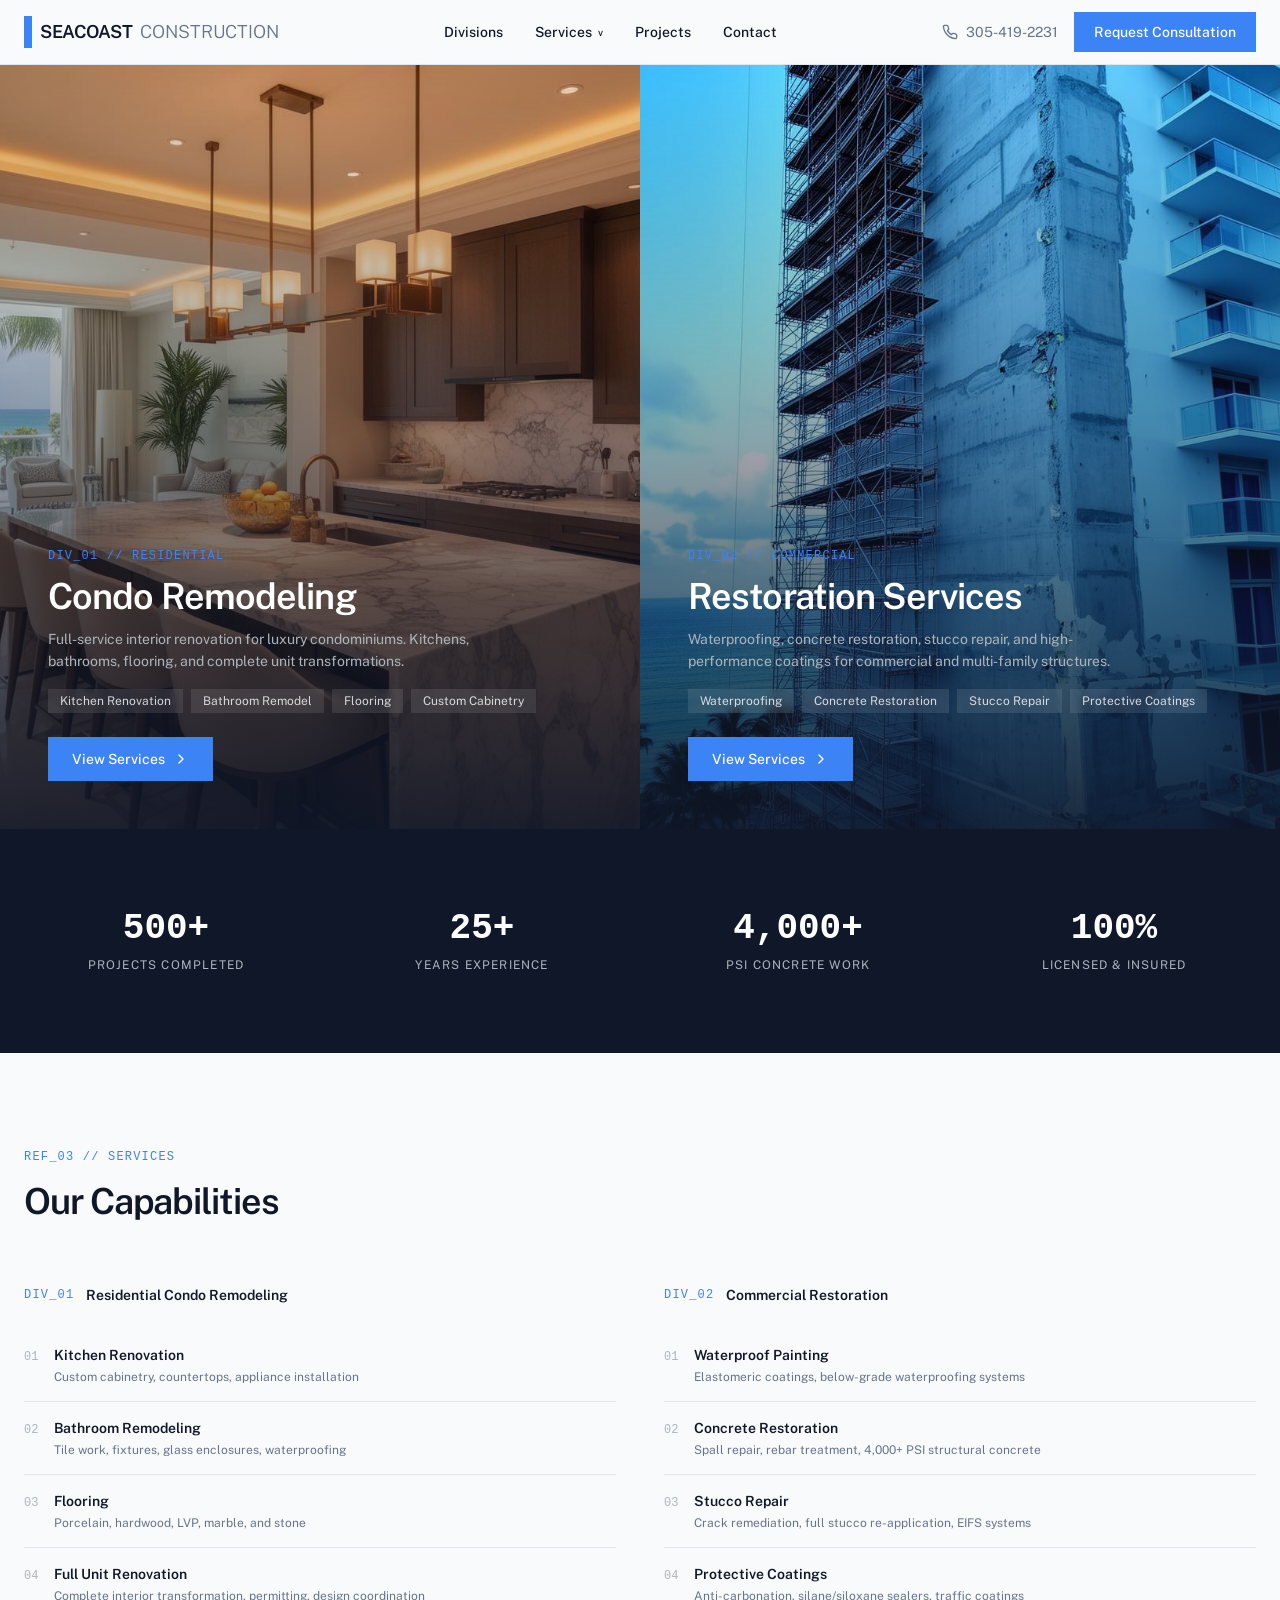
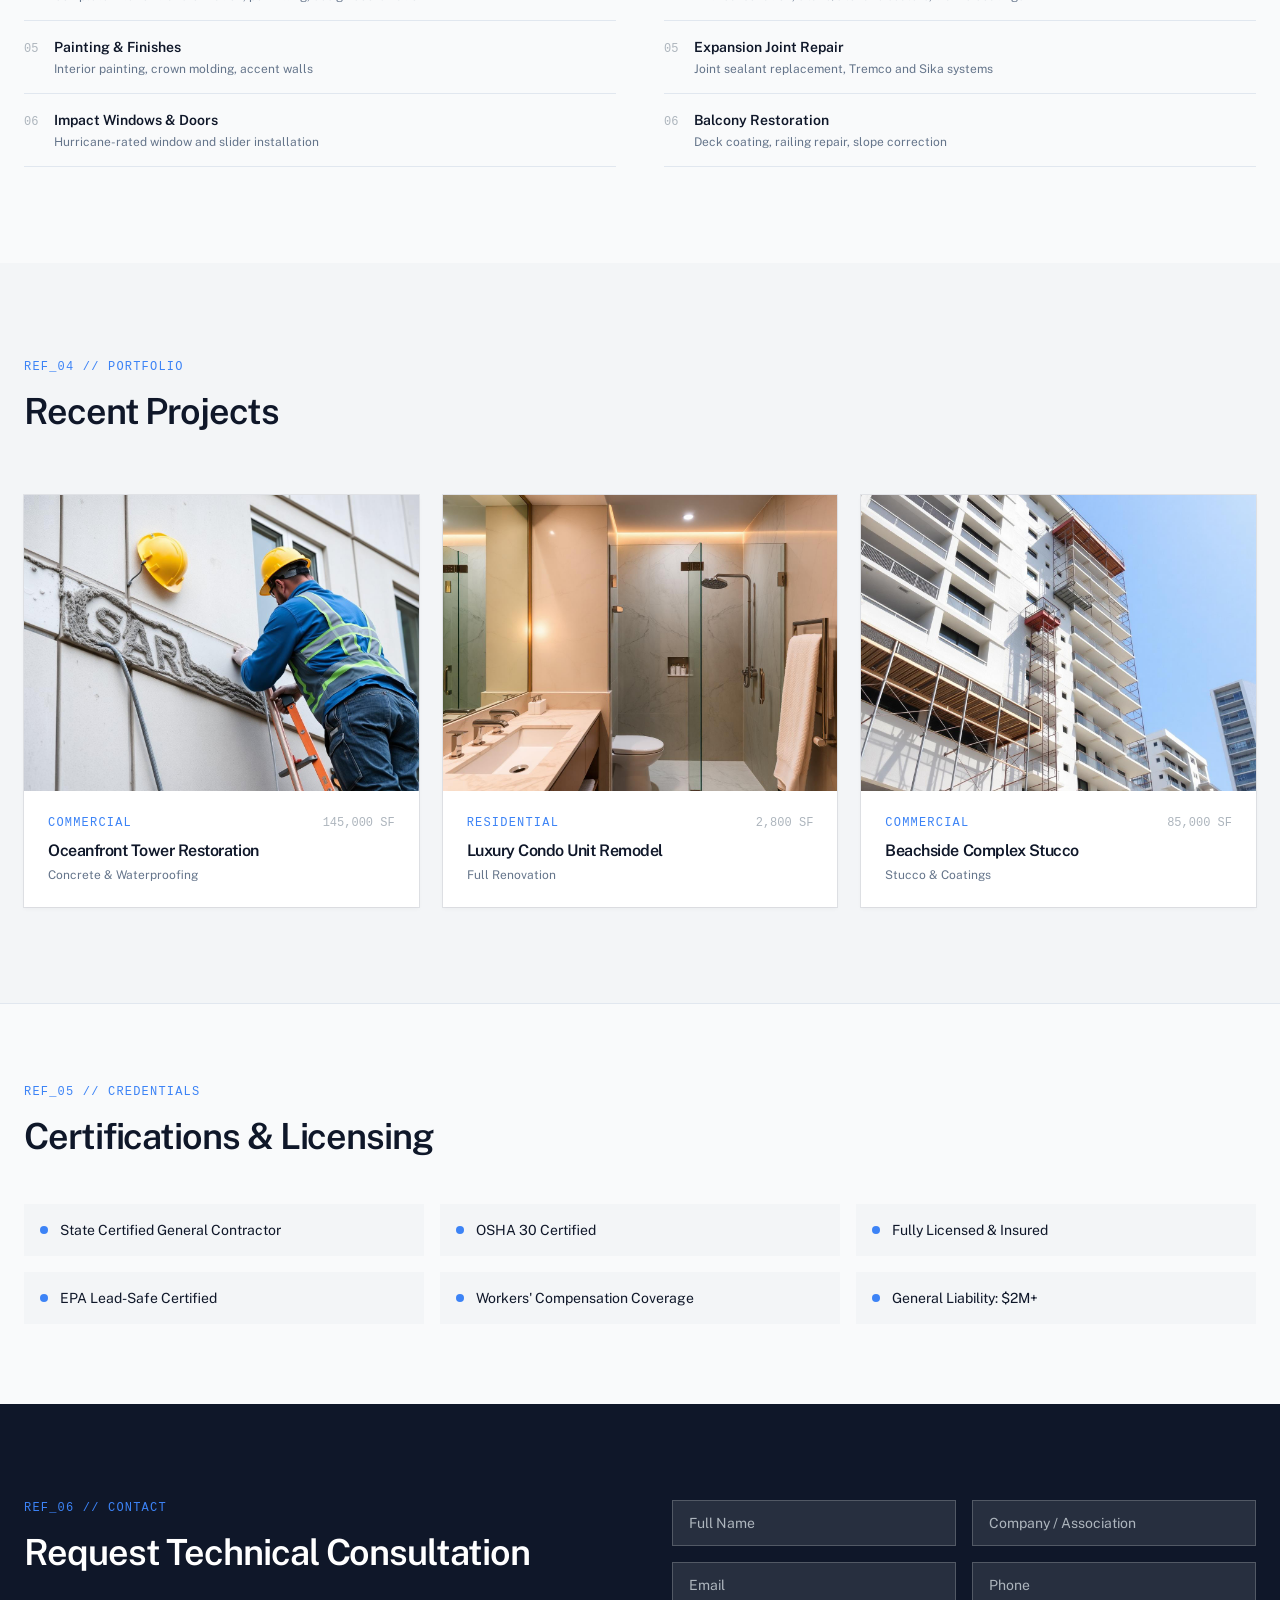
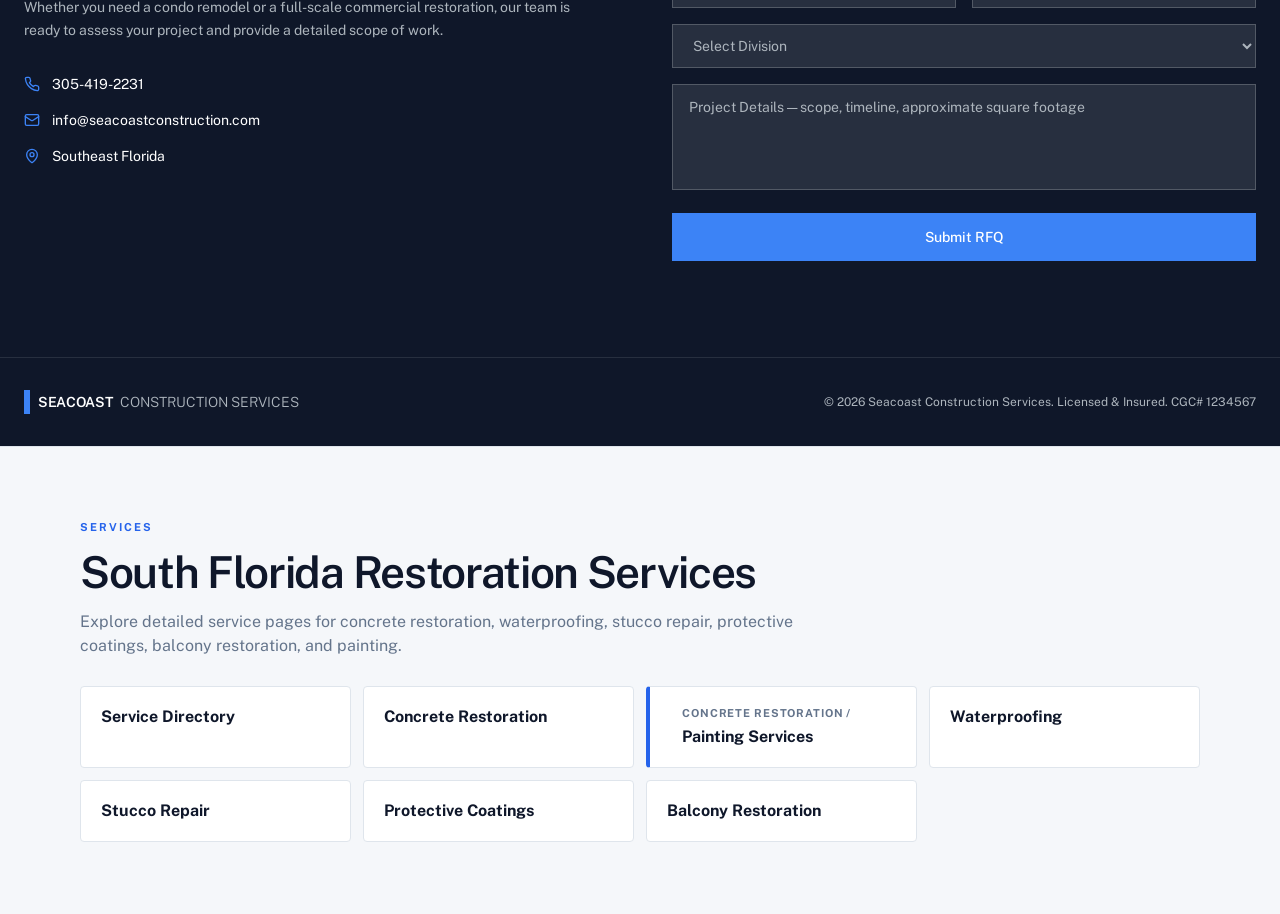
<file: index.html>
<!doctype html>
<html lang="en">
  <head>
    <meta charset="UTF-8" />
    <link rel="icon" href="./favicon.ico" />
    <meta name="viewport" content="width=device-width, initial-scale=1.0" />
    <title>Seacoast Construction Services | Condo Remodeling &amp; Commercial Restoration</title>
    <meta name="description" content="Licensed general contractor specializing in residential condo remodeling and commercial restoration in Southeast Florida.">
    <meta name="author" content="Seacoast Construction Services" />
    <link rel="canonical" href="https://ap0xxy.github.io/seacoast/" />
    
    
    <meta property="og:type" content="website" />

    <meta name="twitter:card" content="summary_large_image" />
    <meta name="twitter:site" content="@Lovable" />
    <meta name="twitter:image" content="https://ap0xxy.github.io/seacoast/assets/commercial-hero-B6RdVTN1.jpg">
    <meta property="og:title" content="Seacoast Construction Services | Condo Remodeling &amp; Commercial Restoration">
  <meta name="twitter:title" content="Seacoast Construction Services | Condo Remodeling &amp; Commercial Restoration">
  <meta property="og:description" content="Licensed general contractor specializing in residential condo remodeling and commercial restoration in Southeast Florida.">
  <meta name="twitter:description" content="Licensed general contractor specializing in residential condo remodeling and commercial restoration in Southeast Florida.">
  <meta property="og:image" content="https://ap0xxy.github.io/seacoast/assets/commercial-hero-B6RdVTN1.jpg">
  <script type="module" crossorigin src="./assets/index-CBVq9P4d.js?v=3054192231"></script>
  <link rel="stylesheet" crossorigin href="./assets/index-IhTk3E0_.css">

</head>

  <body>
    <div id="root"></div>
    <section class="service-silo" aria-labelledby="service-silo-title">
      <div class="service-silo__inner">
        <span class="service-silo__eyebrow">Services</span>
        <h2 id="service-silo-title">South Florida Restoration Services</h2>
        <p>Explore detailed service pages for concrete restoration, waterproofing, stucco repair, protective coatings, balcony restoration, and painting.</p>
        <div class="service-silo__grid">
          <a href="./services/">Service Directory</a>
          <a href="./services/concrete-restoration.html">Concrete Restoration</a>
          <a class="service-silo__subitem" href="./services/painting.html">Painting Services</a>
          <a href="./services/waterproofing.html">Waterproofing</a>
          <a href="./services/stucco-repair.html">Stucco Repair</a>
          <a href="./services/protective-coatings.html">Protective Coatings</a>
          <a href="./services/balcony-restoration.html">Balcony Restoration</a>
        </div>
      </div>
    </section>
    <style>
      .service-silo {
        background: #f5f7fa;
        border-top: 1px solid #dfe5ec;
        color: #0f172a;
        font-family: Public Sans, system-ui, sans-serif;
        padding: 72px 24px;
      }
      .service-silo__inner {
        margin: 0 auto;
        max-width: 1120px;
      }
      .service-silo__eyebrow {
        color: #2563eb;
        display: block;
        font-size: 11px;
        font-weight: 700;
        letter-spacing: .18em;
        margin-bottom: 12px;
        text-transform: uppercase;
      }
      .service-silo h2 {
        font-size: clamp(30px, 4vw, 44px);
        line-height: 1.1;
        margin: 0 0 14px;
      }
      .service-silo p {
        color: #64748b;
        margin: 0 0 28px;
        max-width: 720px;
      }
      .service-silo__grid {
        display: grid;
        gap: 12px;
        grid-template-columns: repeat(auto-fit, minmax(220px, 1fr));
      }
      .service-silo__grid a {
        background: #fff;
        border: 1px solid #dfe5ec;
        border-radius: 4px;
        color: #0f172a;
        font-weight: 700;
        padding: 18px 20px;
        text-decoration: none;
      }
      .service-silo__grid a:hover {
        border-color: #2563eb;
        color: #2563eb;
      }
      .service-silo__grid .service-silo__subitem {
        border-left: 4px solid #2563eb;
        padding-left: 32px;
        position: relative;
      }
      .service-silo__grid .service-silo__subitem:before {
        color: #64748b;
        content: "Concrete Restoration / ";
        display: block;
        font-size: 11px;
        font-weight: 700;
        letter-spacing: .08em;
        margin-bottom: 4px;
        text-transform: uppercase;
      }
      .site-services-menu {
        position: relative;
      }
      .site-services-trigger {
        align-items: center;
        display: inline-flex;
        gap: 6px;
      }
      .site-services-trigger:after {
        content: "v";
        font-size: 10px;
      }
      .site-services-dropdown {
        background: #fff;
        border: 1px solid #dfe5ec;
        border-radius: 4px;
        box-shadow: 0 16px 32px rgba(15, 23, 42, .16);
        display: none;
        left: 0;
        min-width: 260px;
        padding: 8px;
        position: absolute;
        top: calc(100% + 12px);
        transform: translateX(-50%);
        left: 50%;
        z-index: 100;
      }
      .site-services-menu:hover .site-services-dropdown,
      .site-services-menu:focus-within .site-services-dropdown,
      .site-services-menu.is-open .site-services-dropdown {
        display: grid;
        gap: 2px;
      }
      .site-services-dropdown a {
        border-radius: 3px;
        color: #0f172a !important;
        display: block;
        font-size: 13px !important;
        padding: 10px 12px;
        text-decoration: none;
        white-space: nowrap;
      }
      .site-services-dropdown a:hover {
        background: #f1f5f9;
        color: #2563eb !important;
      }
      .site-services-dropdown .site-services-child {
        color: #475569 !important;
        padding-left: 28px;
        position: relative;
      }
      .site-services-dropdown .site-services-child:before {
        content: "->";
        left: 12px;
        position: absolute;
      }
      @media (max-width: 767px) {
        .site-services-menu {
          width: 100%;
        }
        .site-services-dropdown {
          box-shadow: none;
          margin-top: 8px;
          min-width: 0;
          position: static;
          transform: none;
          width: 100%;
        }
      }
    </style>
    <script>
      (function () {
        var dropdownHtml = [
          '<div class="site-services-menu">',
          '<a class="site-services-trigger" href="./services/">Services</a>',
          '<div class="site-services-dropdown" aria-label="Services submenu">',
          '<a href="./services/concrete-restoration.html">Concrete Restoration</a>',
          '<a class="site-services-child" href="./services/painting.html">Painting</a>',
          '<a href="./services/waterproofing.html">Waterproofing</a>',
          '<a href="./services/stucco-repair.html">Stucco Repair</a>',
          '<a href="./services/protective-coatings.html">Protective Coatings</a>',
          '<a href="./services/balcony-restoration.html">Balcony Restoration</a>',
          '</div>',
          '</div>'
        ].join('');

        function enhanceServicesLinks() {
          document.querySelectorAll('a[href="#services"]').forEach(function (link) {
            if (link.dataset.servicesEnhanced) return;
            var wrapper = document.createElement('span');
            wrapper.innerHTML = dropdownHtml;
            var menu = wrapper.firstElementChild;
            var trigger = menu.querySelector('.site-services-trigger');
            menu.addEventListener('mouseenter', function () {
              menu.classList.add('is-open');
            });
            menu.addEventListener('mouseleave', function () {
              menu.classList.remove('is-open');
            });
            menu.addEventListener('focusin', function () {
              menu.classList.add('is-open');
            });
            menu.addEventListener('focusout', function (event) {
              if (!menu.contains(event.relatedTarget)) {
                menu.classList.remove('is-open');
              }
            });
            trigger.addEventListener('click', function (event) {
              event.preventDefault();
              menu.classList.toggle('is-open');
            });
            link.replaceWith(menu);
          });
        }

        enhanceServicesLinks();
        new MutationObserver(enhanceServicesLinks).observe(document.getElementById('root'), {
          childList: true,
          subtree: true
        });
      })();
    </script>
</body>
</html>
</file>
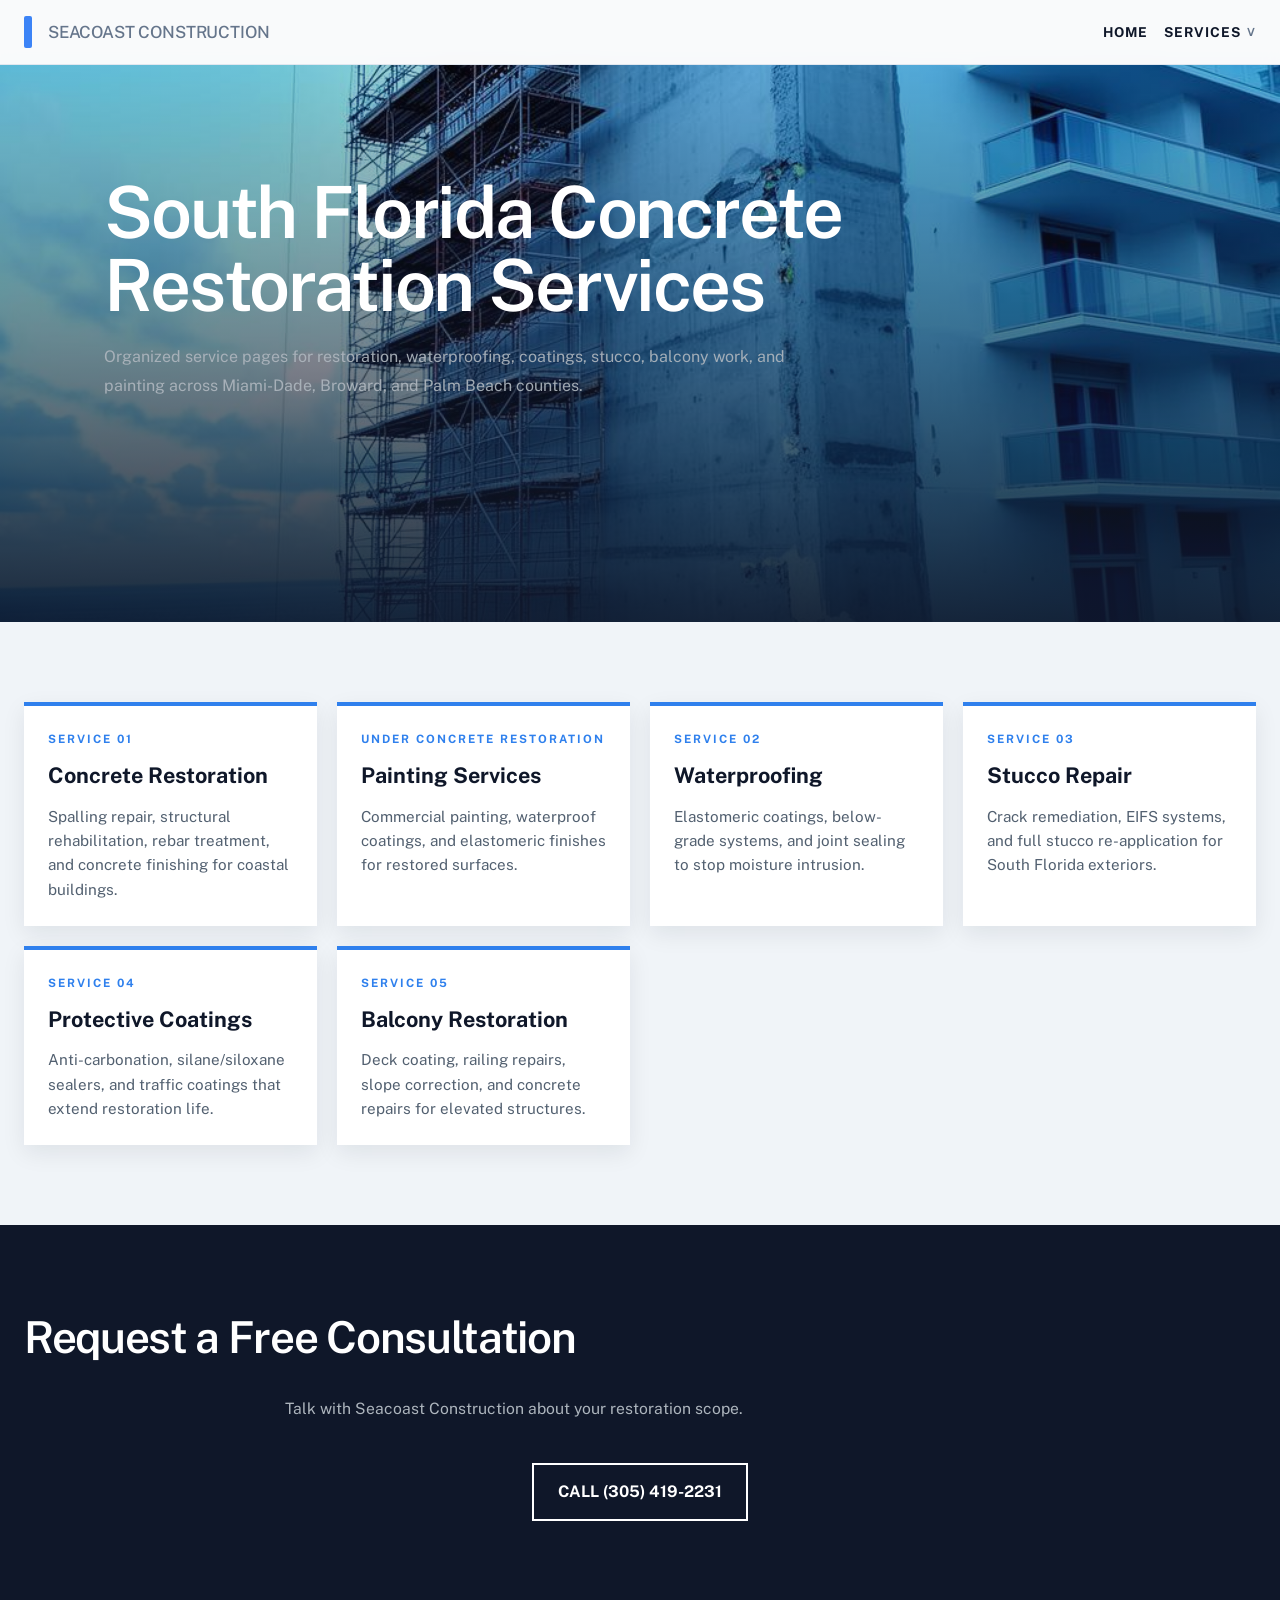
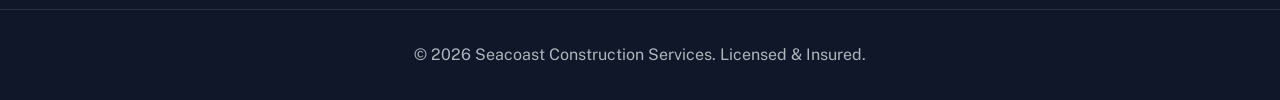
<file: services/index.html>
<!DOCTYPE html>
<html lang="en">
<head>
    <meta charset="UTF-8">
    <link rel="icon" href="../favicon.ico">
    <meta name="viewport" content="width=device-width, initial-scale=1.0">
    <title>Restoration Services South Florida | Seacoast Construction</title>
    <meta name="description" content="Explore Seacoast Construction services for concrete restoration, waterproofing, stucco repair, protective coatings, balcony restoration, and painting in South Florida.">
    <link rel="canonical" href="https://ap0xxy.github.io/seacoast/services/">
    <script type="application/ld+json">
    {
        "@context": "https://schema.org",
        "@type": "ItemList",
        "name": "Seacoast Construction South Florida Services",
        "itemListElement": [
            {"@type": "ListItem", "position": 1, "url": "https://ap0xxy.github.io/seacoast/services/concrete-restoration.html", "name": "Concrete Restoration"},
            {"@type": "ListItem", "position": 2, "url": "https://ap0xxy.github.io/seacoast/services/painting.html", "name": "Painting Services"},
            {"@type": "ListItem", "position": 3, "url": "https://ap0xxy.github.io/seacoast/services/waterproofing.html", "name": "Waterproofing"},
            {"@type": "ListItem", "position": 4, "url": "https://ap0xxy.github.io/seacoast/services/stucco-repair.html", "name": "Stucco Repair"},
            {"@type": "ListItem", "position": 5, "url": "https://ap0xxy.github.io/seacoast/services/protective-coatings.html", "name": "Protective Coatings"},
            {"@type": "ListItem", "position": 6, "url": "https://ap0xxy.github.io/seacoast/services/balcony-restoration.html", "name": "Balcony Restoration"}
        ]
    }
    </script>
    <style>
        :root { --navy: #0b1426; --blue: #2f80ed; --white: #fff; --light-gray: #f0f4f8; --text-dark: #333; }
        * { box-sizing: border-box; margin: 0; padding: 0; }
        body { color: var(--text-dark); font-family: Arial, Helvetica, sans-serif; line-height: 1.6; }
        a { color: inherit; text-decoration: none; }
        .container { margin: 0 auto; max-width: 1200px; padding: 0 2rem; }
        header { background: var(--white); border-bottom: 3px solid var(--blue); position: sticky; top: 0; z-index: 10; }
        .header-inner { align-items: center; display: flex; justify-content: space-between; margin: 0 auto; max-width: 1200px; padding: 1rem 2rem; }
        .logo { color: var(--navy); font-size: 1.1rem; font-weight: 700; letter-spacing: 2px; text-transform: uppercase; }
        nav ul { display: flex; gap: 1rem; list-style: none; }
        nav a { color: var(--navy); font-size: .85rem; font-weight: 700; letter-spacing: 1px; text-transform: uppercase; }
        nav a:hover { color: var(--blue); }
        .nav-services { position: relative; }
        .nav-services-trigger { align-items: center; display: inline-flex; gap: .35rem; }
        .nav-services-trigger:after { content: "v"; font-size: .7rem; }
        .nav-services-menu {
            background: var(--white);
            border: 1px solid #dfe5ec;
            border-radius: 4px;
            box-shadow: 0 16px 32px rgba(11,20,38,.16);
            display: none;
            left: 0;
            min-width: 260px;
            padding: .5rem;
            position: absolute;
            top: calc(100% + .75rem);
            z-index: 20;
        }
        .nav-services:hover .nav-services-menu,
        .nav-services:focus-within .nav-services-menu { display: grid; gap: .15rem; }
        nav .nav-services-menu a {
            display: block;
            padding: .65rem .75rem;
            white-space: nowrap;
        }
        nav .nav-services-menu a:hover { background: var(--light-gray); }
        nav .nav-services-menu a.nav-services-child {
            color: #526070;
            padding-left: 1.75rem;
            position: relative;
        }
        nav .nav-services-menu a.nav-services-child:before {
            content: "->";
            left: .75rem;
            position: absolute;
        }
        .hero { background: linear-gradient(135deg, rgba(11,20,38,.94), rgba(47,128,237,.82)), url('../assets/commercial-hero-B6RdVTN1.jpg') center/cover; color: var(--white); padding: 7rem 0; }
        .hero h1 { font-size: clamp(2.3rem, 5vw, 4rem); line-height: 1.08; margin-bottom: 1rem; max-width: 820px; }
        .hero p { font-size: 1.15rem; max-width: 760px; opacity: .92; }
        .services { background: var(--light-gray); padding: 5rem 0; }
        .grid { display: grid; gap: 1.25rem; grid-template-columns: repeat(auto-fit, minmax(280px, 1fr)); }
        .card { background: var(--white); border-top: 4px solid var(--blue); box-shadow: 0 8px 22px rgba(11,20,38,.08); display: block; padding: 1.5rem; }
        .card span { color: var(--blue); display: block; font-size: .72rem; font-weight: 700; letter-spacing: 2px; margin-bottom: .6rem; text-transform: uppercase; }
        .card h2 { color: var(--navy); font-size: 1.35rem; margin-bottom: .75rem; }
        .card p { color: #526070; font-size: .95rem; }
        .contact { background: var(--navy); color: var(--white); padding: 4rem 0; text-align: center; }
        .contact a { border: 2px solid var(--white); display: inline-block; font-weight: 700; margin-top: 1.5rem; padding: .9rem 1.5rem; text-transform: uppercase; }
        footer { background: #06101f; color: var(--white); padding: 2rem 0; text-align: center; }
        @media (max-width: 820px) {
            .header-inner, nav ul { align-items: flex-start; flex-direction: column; }
            nav ul { gap: .6rem; }
            .nav-services { width: 100%; }
            .nav-services-menu { box-shadow: none; min-width: 0; position: static; width: 100%; }
        }
    </style>
    <link rel="stylesheet" href="./service-theme.css">
</head>
<body>
    <header>
        <div class="header-inner">
            <a class="logo" href="../index.html">Seacoast Construction</a>
            <nav aria-label="Services">
                <ul>
                    <li><a href="../index.html">Home</a></li>
                    <li class="nav-services">
                        <a class="nav-services-trigger" href="./">Services</a>
                        <div class="nav-services-menu">
                            <a href="./concrete-restoration.html">Concrete Restoration</a>
                            <a class="nav-services-child" href="./painting.html">Painting</a>
                            <a href="./waterproofing.html">Waterproofing</a>
                            <a href="./stucco-repair.html">Stucco Repair</a>
                            <a href="./protective-coatings.html">Protective Coatings</a>
                            <a href="./balcony-restoration.html">Balcony Restoration</a>
                        </div>
                    </li>
                </ul>
            </nav>
        </div>
    </header>
    <main>
        <section class="hero">
            <div class="container">
                <h1>South Florida Concrete Restoration Services</h1>
                <p>Organized service pages for restoration, waterproofing, coatings, stucco, balcony work, and painting across Miami-Dade, Broward, and Palm Beach counties.</p>
            </div>
        </section>
        <section class="services">
            <div class="container grid">
                <a class="card" href="./concrete-restoration.html"><span>Service 01</span><h2>Concrete Restoration</h2><p>Spalling repair, structural rehabilitation, rebar treatment, and concrete finishing for coastal buildings.</p></a>
                <a class="card" href="./painting.html"><span>Under Concrete Restoration</span><h2>Painting Services</h2><p>Commercial painting, waterproof coatings, and elastomeric finishes for restored surfaces.</p></a>
                <a class="card" href="./waterproofing.html"><span>Service 02</span><h2>Waterproofing</h2><p>Elastomeric coatings, below-grade systems, and joint sealing to stop moisture intrusion.</p></a>
                <a class="card" href="./stucco-repair.html"><span>Service 03</span><h2>Stucco Repair</h2><p>Crack remediation, EIFS systems, and full stucco re-application for South Florida exteriors.</p></a>
                <a class="card" href="./protective-coatings.html"><span>Service 04</span><h2>Protective Coatings</h2><p>Anti-carbonation, silane/siloxane sealers, and traffic coatings that extend restoration life.</p></a>
                <a class="card" href="./balcony-restoration.html"><span>Service 05</span><h2>Balcony Restoration</h2><p>Deck coating, railing repairs, slope correction, and concrete repairs for elevated structures.</p></a>
            </div>
        </section>
        <section class="contact">
            <div class="container">
                <h2>Request a Free Consultation</h2>
                <p>Talk with Seacoast Construction about your restoration scope.</p>
                <a href="tel:+13054192231">Call (305) 419-2231</a>
            </div>
        </section>
    </main>
    <footer>
        <div class="container">© 2026 Seacoast Construction Services. Licensed & Insured.</div>
    </footer>
</body>
</html>
</file>
<file: assets/index-IhTk3E0_.css>
@import"https://fonts.googleapis.com/css2?family=Public+Sans:wght@300;400;500;600;700&display=swap";*,:before,:after{--tw-border-spacing-x: 0;--tw-border-spacing-y: 0;--tw-translate-x: 0;--tw-translate-y: 0;--tw-rotate: 0;--tw-skew-x: 0;--tw-skew-y: 0;--tw-scale-x: 1;--tw-scale-y: 1;--tw-pan-x: ;--tw-pan-y: ;--tw-pinch-zoom: ;--tw-scroll-snap-strictness: proximity;--tw-gradient-from-position: ;--tw-gradient-via-position: ;--tw-gradient-to-position: ;--tw-ordinal: ;--tw-slashed-zero: ;--tw-numeric-figure: ;--tw-numeric-spacing: ;--tw-numeric-fraction: ;--tw-ring-inset: ;--tw-ring-offset-width: 0px;--tw-ring-offset-color: #fff;--tw-ring-color: rgb(59 130 246 / .5);--tw-ring-offset-shadow: 0 0 #0000;--tw-ring-shadow: 0 0 #0000;--tw-shadow: 0 0 #0000;--tw-shadow-colored: 0 0 #0000;--tw-blur: ;--tw-brightness: ;--tw-contrast: ;--tw-grayscale: ;--tw-hue-rotate: ;--tw-invert: ;--tw-saturate: ;--tw-sepia: ;--tw-drop-shadow: ;--tw-backdrop-blur: ;--tw-backdrop-brightness: ;--tw-backdrop-contrast: ;--tw-backdrop-grayscale: ;--tw-backdrop-hue-rotate: ;--tw-backdrop-invert: ;--tw-backdrop-opacity: ;--tw-backdrop-saturate: ;--tw-backdrop-sepia: ;--tw-contain-size: ;--tw-contain-layout: ;--tw-contain-paint: ;--tw-contain-style: }::backdrop{--tw-border-spacing-x: 0;--tw-border-spacing-y: 0;--tw-translate-x: 0;--tw-translate-y: 0;--tw-rotate: 0;--tw-skew-x: 0;--tw-skew-y: 0;--tw-scale-x: 1;--tw-scale-y: 1;--tw-pan-x: ;--tw-pan-y: ;--tw-pinch-zoom: ;--tw-scroll-snap-strictness: proximity;--tw-gradient-from-position: ;--tw-gradient-via-position: ;--tw-gradient-to-position: ;--tw-ordinal: ;--tw-slashed-zero: ;--tw-numeric-figure: ;--tw-numeric-spacing: ;--tw-numeric-fraction: ;--tw-ring-inset: ;--tw-ring-offset-width: 0px;--tw-ring-offset-color: #fff;--tw-ring-color: rgb(59 130 246 / .5);--tw-ring-offset-shadow: 0 0 #0000;--tw-ring-shadow: 0 0 #0000;--tw-shadow: 0 0 #0000;--tw-shadow-colored: 0 0 #0000;--tw-blur: ;--tw-brightness: ;--tw-contrast: ;--tw-grayscale: ;--tw-hue-rotate: ;--tw-invert: ;--tw-saturate: ;--tw-sepia: ;--tw-drop-shadow: ;--tw-backdrop-blur: ;--tw-backdrop-brightness: ;--tw-backdrop-contrast: ;--tw-backdrop-grayscale: ;--tw-backdrop-hue-rotate: ;--tw-backdrop-invert: ;--tw-backdrop-opacity: ;--tw-backdrop-saturate: ;--tw-backdrop-sepia: ;--tw-contain-size: ;--tw-contain-layout: ;--tw-contain-paint: ;--tw-contain-style: }*,:before,:after{box-sizing:border-box;border-width:0;border-style:solid;border-color:#e5e7eb}:before,:after{--tw-content: ""}html,:host{line-height:1.5;-webkit-text-size-adjust:100%;-moz-tab-size:4;-o-tab-size:4;tab-size:4;font-family:ui-sans-serif,system-ui,sans-serif,"Apple Color Emoji","Segoe UI Emoji",Segoe UI Symbol,"Noto Color Emoji";font-feature-settings:normal;font-variation-settings:normal;-webkit-tap-highlight-color:transparent}body{margin:0;line-height:inherit}hr{height:0;color:inherit;border-top-width:1px}abbr:where([title]){-webkit-text-decoration:underline dotted;text-decoration:underline dotted}h1,h2,h3,h4,h5,h6{font-size:inherit;font-weight:inherit}a{color:inherit;text-decoration:inherit}b,strong{font-weight:bolder}code,kbd,samp,pre{font-family:ui-monospace,SFMono-Regular,Menlo,Monaco,Consolas,Liberation Mono,Courier New,monospace;font-feature-settings:normal;font-variation-settings:normal;font-size:1em}small{font-size:80%}sub,sup{font-size:75%;line-height:0;position:relative;vertical-align:baseline}sub{bottom:-.25em}sup{top:-.5em}table{text-indent:0;border-color:inherit;border-collapse:collapse}button,input,optgroup,select,textarea{font-family:inherit;font-feature-settings:inherit;font-variation-settings:inherit;font-size:100%;font-weight:inherit;line-height:inherit;letter-spacing:inherit;color:inherit;margin:0;padding:0}button,select{text-transform:none}button,input:where([type=button]),input:where([type=reset]),input:where([type=submit]){-webkit-appearance:button;background-color:transparent;background-image:none}:-moz-focusring{outline:auto}:-moz-ui-invalid{box-shadow:none}progress{vertical-align:baseline}::-webkit-inner-spin-button,::-webkit-outer-spin-button{height:auto}[type=search]{-webkit-appearance:textfield;outline-offset:-2px}::-webkit-search-decoration{-webkit-appearance:none}::-webkit-file-upload-button{-webkit-appearance:button;font:inherit}summary{display:list-item}blockquote,dl,dd,h1,h2,h3,h4,h5,h6,hr,figure,p,pre{margin:0}fieldset{margin:0;padding:0}legend{padding:0}ol,ul,menu{list-style:none;margin:0;padding:0}dialog{padding:0}textarea{resize:vertical}input::-moz-placeholder,textarea::-moz-placeholder{opacity:1;color:#9ca3af}input::placeholder,textarea::placeholder{opacity:1;color:#9ca3af}button,[role=button]{cursor:pointer}:disabled{cursor:default}img,svg,video,canvas,audio,iframe,embed,object{display:block;vertical-align:middle}img,video{max-width:100%;height:auto}[hidden]:where(:not([hidden=until-found])){display:none}:root{--background: 210 20% 98%;--foreground: 222 47% 11%;--card: 0 0% 100%;--card-foreground: 222 47% 11%;--popover: 0 0% 100%;--popover-foreground: 222 47% 11%;--primary: 217 91% 60%;--primary-foreground: 0 0% 100%;--secondary: 210 20% 96%;--secondary-foreground: 222 47% 11%;--muted: 215 16% 47%;--muted-foreground: 215 16% 47%;--accent: 25 95% 50%;--accent-foreground: 0 0% 100%;--destructive: 0 84% 60%;--destructive-foreground: 210 40% 98%;--border: 214 32% 91%;--input: 214 32% 91%;--ring: 217 91% 60%;--radius: .25rem;--sidebar-background: 0 0% 98%;--sidebar-foreground: 240 5.3% 26.1%;--sidebar-primary: 240 5.9% 10%;--sidebar-primary-foreground: 0 0% 98%;--sidebar-accent: 240 4.8% 95.9%;--sidebar-accent-foreground: 240 5.9% 10%;--sidebar-border: 220 13% 91%;--sidebar-ring: 217 91% 60%;--navy: 222 47% 11%;--concrete: 210 11% 71%;--concrete-light: 210 20% 96%;--structural-blue: 217 91% 60%;--safety-orange: 25 95% 50%;--shadow-layered: 0 0 0 1px rgba(15,23,42,.08), 0 2px 4px rgba(15,23,42,.04);--shadow-elevated: 0 0 0 1px rgba(15,23,42,.06), 0 4px 12px rgba(15,23,42,.08)}*{border-color:hsl(var(--border))}body{background-color:hsl(var(--background));color:hsl(var(--foreground));-webkit-font-smoothing:antialiased;-moz-osx-font-smoothing:grayscale;font-family:Public Sans,system-ui,sans-serif}h1,h2,h3,h4,h5,h6{text-wrap:balance;letter-spacing:-.03em;font-family:Public Sans,system-ui,sans-serif;font-weight:600}.container{width:100%;margin-right:auto;margin-left:auto;padding-right:2rem;padding-left:2rem}@media (min-width: 1400px){.container{max-width:1400px}}.sr-only{position:absolute;width:1px;height:1px;padding:0;margin:-1px;overflow:hidden;clip:rect(0,0,0,0);white-space:nowrap;border-width:0}.pointer-events-none{pointer-events:none}.pointer-events-auto{pointer-events:auto}.visible{visibility:visible}.invisible{visibility:hidden}.fixed{position:fixed}.absolute{position:absolute}.relative{position:relative}.inset-0{top:0;right:0;bottom:0;left:0}.inset-x-0{left:0;right:0}.inset-y-0{top:0;bottom:0}.-bottom-12{bottom:-3rem}.-left-12{left:-3rem}.-right-12{right:-3rem}.-top-12{top:-3rem}.bottom-0{bottom:0}.left-0{left:0}.left-1{left:.25rem}.left-1\/2{left:50%}.left-2{left:.5rem}.left-\[50\%\]{left:50%}.right-0{right:0}.right-1{right:.25rem}.right-2{right:.5rem}.right-3{right:.75rem}.right-4{right:1rem}.top-0{top:0}.top-1\.5{top:.375rem}.top-1\/2{top:50%}.top-2{top:.5rem}.top-3\.5{top:.875rem}.top-4{top:1rem}.top-\[1px\]{top:1px}.top-\[50\%\]{top:50%}.top-\[60\%\]{top:60%}.top-full{top:100%}.z-10{z-index:10}.z-20{z-index:20}.z-50{z-index:50}.z-\[100\]{z-index:100}.z-\[1\]{z-index:1}.-mx-1{margin-left:-.25rem;margin-right:-.25rem}.mx-2{margin-left:.5rem;margin-right:.5rem}.mx-3\.5{margin-left:.875rem;margin-right:.875rem}.mx-auto{margin-left:auto;margin-right:auto}.my-0\.5{margin-top:.125rem;margin-bottom:.125rem}.my-1{margin-top:.25rem;margin-bottom:.25rem}.-ml-4{margin-left:-1rem}.-mt-4{margin-top:-1rem}.mb-1{margin-bottom:.25rem}.mb-12{margin-bottom:3rem}.mb-16{margin-bottom:4rem}.mb-2{margin-bottom:.5rem}.mb-3{margin-bottom:.75rem}.mb-4{margin-bottom:1rem}.mb-6{margin-bottom:1.5rem}.mb-8{margin-bottom:2rem}.ml-1{margin-left:.25rem}.ml-auto{margin-left:auto}.mr-2{margin-right:.5rem}.mt-1{margin-top:.25rem}.mt-1\.5{margin-top:.375rem}.mt-2{margin-top:.5rem}.mt-24{margin-top:6rem}.mt-3{margin-top:.75rem}.mt-4{margin-top:1rem}.mt-6{margin-top:1.5rem}.mt-auto{margin-top:auto}.block{display:block}.flex{display:flex}.inline-flex{display:inline-flex}.table{display:table}.grid{display:grid}.hidden{display:none}.aspect-\[4\/3\]{aspect-ratio:4/3}.aspect-\[4\/5\]{aspect-ratio:4/5}.aspect-square{aspect-ratio:1 / 1}.aspect-video{aspect-ratio:16 / 9}.size-4{width:1rem;height:1rem}.h-1\.5{height:.375rem}.h-10{height:2.5rem}.h-11{height:2.75rem}.h-12{height:3rem}.h-16{height:4rem}.h-2{height:.5rem}.h-2\.5{height:.625rem}.h-3{height:.75rem}.h-3\.5{height:.875rem}.h-4{height:1rem}.h-5{height:1.25rem}.h-6{height:1.5rem}.h-7{height:1.75rem}.h-8{height:2rem}.h-9{height:2.25rem}.h-\[1px\]{height:1px}.h-\[var\(--radix-navigation-menu-viewport-height\)\]{height:var(--radix-navigation-menu-viewport-height)}.h-\[var\(--radix-select-trigger-height\)\]{height:var(--radix-select-trigger-height)}.h-auto{height:auto}.h-full{height:100%}.h-px{height:1px}.h-svh{height:100svh}.max-h-96{max-height:24rem}.max-h-\[300px\]{max-height:300px}.max-h-screen{max-height:100vh}.min-h-0{min-height:0px}.min-h-\[80px\]{min-height:80px}.min-h-screen{min-height:100vh}.min-h-svh{min-height:100svh}.w-0{width:0px}.w-1{width:.25rem}.w-1\.5{width:.375rem}.w-10{width:2.5rem}.w-11{width:2.75rem}.w-2{width:.5rem}.w-2\.5{width:.625rem}.w-3{width:.75rem}.w-3\.5{width:.875rem}.w-3\/4{width:75%}.w-4{width:1rem}.w-5{width:1.25rem}.w-6{width:1.5rem}.w-64{width:16rem}.w-7{width:1.75rem}.w-72{width:18rem}.w-8{width:2rem}.w-9{width:2.25rem}.w-\[--sidebar-width\]{width:var(--sidebar-width)}.w-\[100px\]{width:100px}.w-\[1px\]{width:1px}.w-auto{width:auto}.w-full{width:100%}.w-max{width:-moz-max-content;width:max-content}.w-px{width:1px}.min-w-0{min-width:0px}.min-w-5{min-width:1.25rem}.min-w-\[12rem\]{min-width:12rem}.min-w-\[8rem\]{min-width:8rem}.min-w-\[var\(--radix-select-trigger-width\)\]{min-width:var(--radix-select-trigger-width)}.max-w-\[--skeleton-width\]{max-width:var(--skeleton-width)}.max-w-lg{max-width:32rem}.max-w-max{max-width:-moz-max-content;max-width:max-content}.max-w-md{max-width:28rem}.flex-1{flex:1 1 0%}.flex-shrink-0,.shrink-0{flex-shrink:0}.grow{flex-grow:1}.grow-0{flex-grow:0}.basis-full{flex-basis:100%}.caption-bottom{caption-side:bottom}.border-collapse{border-collapse:collapse}.-translate-x-1\/2{--tw-translate-x: -50%;transform:translate(var(--tw-translate-x),var(--tw-translate-y)) rotate(var(--tw-rotate)) skew(var(--tw-skew-x)) skewY(var(--tw-skew-y)) scaleX(var(--tw-scale-x)) scaleY(var(--tw-scale-y))}.-translate-x-px{--tw-translate-x: -1px;transform:translate(var(--tw-translate-x),var(--tw-translate-y)) rotate(var(--tw-rotate)) skew(var(--tw-skew-x)) skewY(var(--tw-skew-y)) scaleX(var(--tw-scale-x)) scaleY(var(--tw-scale-y))}.-translate-y-1\/2{--tw-translate-y: -50%;transform:translate(var(--tw-translate-x),var(--tw-translate-y)) rotate(var(--tw-rotate)) skew(var(--tw-skew-x)) skewY(var(--tw-skew-y)) scaleX(var(--tw-scale-x)) scaleY(var(--tw-scale-y))}.translate-x-\[-50\%\]{--tw-translate-x: -50%;transform:translate(var(--tw-translate-x),var(--tw-translate-y)) rotate(var(--tw-rotate)) skew(var(--tw-skew-x)) skewY(var(--tw-skew-y)) scaleX(var(--tw-scale-x)) scaleY(var(--tw-scale-y))}.translate-x-px{--tw-translate-x: 1px;transform:translate(var(--tw-translate-x),var(--tw-translate-y)) rotate(var(--tw-rotate)) skew(var(--tw-skew-x)) skewY(var(--tw-skew-y)) scaleX(var(--tw-scale-x)) scaleY(var(--tw-scale-y))}.translate-y-\[-50\%\]{--tw-translate-y: -50%;transform:translate(var(--tw-translate-x),var(--tw-translate-y)) rotate(var(--tw-rotate)) skew(var(--tw-skew-x)) skewY(var(--tw-skew-y)) scaleX(var(--tw-scale-x)) scaleY(var(--tw-scale-y))}.rotate-45{--tw-rotate: 45deg;transform:translate(var(--tw-translate-x),var(--tw-translate-y)) rotate(var(--tw-rotate)) skew(var(--tw-skew-x)) skewY(var(--tw-skew-y)) scaleX(var(--tw-scale-x)) scaleY(var(--tw-scale-y))}.rotate-90{--tw-rotate: 90deg;transform:translate(var(--tw-translate-x),var(--tw-translate-y)) rotate(var(--tw-rotate)) skew(var(--tw-skew-x)) skewY(var(--tw-skew-y)) scaleX(var(--tw-scale-x)) scaleY(var(--tw-scale-y))}.transform{transform:translate(var(--tw-translate-x),var(--tw-translate-y)) rotate(var(--tw-rotate)) skew(var(--tw-skew-x)) skewY(var(--tw-skew-y)) scaleX(var(--tw-scale-x)) scaleY(var(--tw-scale-y))}@keyframes pulse{50%{opacity:.5}}.animate-pulse{animation:pulse 2s cubic-bezier(.4,0,.6,1) infinite}.cursor-default{cursor:default}.cursor-pointer{cursor:pointer}.touch-none{touch-action:none}.select-none{-webkit-user-select:none;-moz-user-select:none;user-select:none}.resize-none{resize:none}.list-none{list-style-type:none}.grid-cols-1{grid-template-columns:repeat(1,minmax(0,1fr))}.grid-cols-2{grid-template-columns:repeat(2,minmax(0,1fr))}.flex-row{flex-direction:row}.flex-col{flex-direction:column}.flex-col-reverse{flex-direction:column-reverse}.flex-wrap{flex-wrap:wrap}.items-start{align-items:flex-start}.items-end{align-items:flex-end}.items-center{align-items:center}.items-stretch{align-items:stretch}.justify-end{justify-content:flex-end}.justify-center{justify-content:center}.justify-between{justify-content:space-between}.gap-1{gap:.25rem}.gap-1\.5{gap:.375rem}.gap-12{gap:3rem}.gap-16{gap:4rem}.gap-2{gap:.5rem}.gap-3{gap:.75rem}.gap-4{gap:1rem}.gap-6{gap:1.5rem}.gap-8{gap:2rem}.space-x-1>:not([hidden])~:not([hidden]){--tw-space-x-reverse: 0;margin-right:calc(.25rem * var(--tw-space-x-reverse));margin-left:calc(.25rem * calc(1 - var(--tw-space-x-reverse)))}.space-x-4>:not([hidden])~:not([hidden]){--tw-space-x-reverse: 0;margin-right:calc(1rem * var(--tw-space-x-reverse));margin-left:calc(1rem * calc(1 - var(--tw-space-x-reverse)))}.space-y-0>:not([hidden])~:not([hidden]){--tw-space-y-reverse: 0;margin-top:calc(0px * calc(1 - var(--tw-space-y-reverse)));margin-bottom:calc(0px * var(--tw-space-y-reverse))}.space-y-1>:not([hidden])~:not([hidden]){--tw-space-y-reverse: 0;margin-top:calc(.25rem * calc(1 - var(--tw-space-y-reverse)));margin-bottom:calc(.25rem * var(--tw-space-y-reverse))}.space-y-1\.5>:not([hidden])~:not([hidden]){--tw-space-y-reverse: 0;margin-top:calc(.375rem * calc(1 - var(--tw-space-y-reverse)));margin-bottom:calc(.375rem * var(--tw-space-y-reverse))}.space-y-2>:not([hidden])~:not([hidden]){--tw-space-y-reverse: 0;margin-top:calc(.5rem * calc(1 - var(--tw-space-y-reverse)));margin-bottom:calc(.5rem * var(--tw-space-y-reverse))}.space-y-4>:not([hidden])~:not([hidden]){--tw-space-y-reverse: 0;margin-top:calc(1rem * calc(1 - var(--tw-space-y-reverse)));margin-bottom:calc(1rem * var(--tw-space-y-reverse))}.overflow-auto{overflow:auto}.overflow-hidden{overflow:hidden}.overflow-y-auto{overflow-y:auto}.overflow-x-hidden{overflow-x:hidden}.whitespace-nowrap{white-space:nowrap}.break-words{overflow-wrap:break-word}.rounded-\[2px\]{border-radius:2px}.rounded-\[inherit\]{border-radius:inherit}.rounded-full{border-radius:9999px}.rounded-lg{border-radius:var(--radius)}.rounded-md{border-radius:calc(var(--radius) - 2px)}.rounded-sm{border-radius:calc(var(--radius) - 4px)}.rounded-t-\[10px\]{border-top-left-radius:10px;border-top-right-radius:10px}.rounded-tl-sm{border-top-left-radius:calc(var(--radius) - 4px)}.border{border-width:1px}.border-2{border-width:2px}.border-\[1\.5px\]{border-width:1.5px}.border-y{border-top-width:1px;border-bottom-width:1px}.border-b{border-bottom-width:1px}.border-l{border-left-width:1px}.border-r{border-right-width:1px}.border-t{border-top-width:1px}.border-dashed{border-style:dashed}.border-\[--color-border\]{border-color:var(--color-border)}.border-border{border-color:hsl(var(--border))}.border-border\/50{border-color:hsl(var(--border) / .5)}.border-destructive{border-color:hsl(var(--destructive))}.border-destructive\/50{border-color:hsl(var(--destructive) / .5)}.border-input{border-color:hsl(var(--input))}.border-primary{border-color:hsl(var(--primary))}.border-primary-foreground\/10{border-color:hsl(var(--primary-foreground) / .1)}.border-primary-foreground\/20{border-color:hsl(var(--primary-foreground) / .2)}.border-sidebar-border{border-color:hsl(var(--sidebar-border))}.border-transparent{border-color:transparent}.border-l-transparent{border-left-color:transparent}.border-t-transparent{border-top-color:transparent}.bg-\[--color-bg\]{background-color:var(--color-bg)}.bg-accent{background-color:hsl(var(--accent))}.bg-background{background-color:hsl(var(--background))}.bg-background\/90{background-color:hsl(var(--background) / .9)}.bg-black\/80{background-color:#000c}.bg-border{background-color:hsl(var(--border))}.bg-card{background-color:hsl(var(--card))}.bg-destructive{background-color:hsl(var(--destructive))}.bg-foreground{background-color:hsl(var(--foreground))}.bg-muted{background-color:hsl(var(--muted))}.bg-muted\/50{background-color:hsl(var(--muted) / .5)}.bg-popover{background-color:hsl(var(--popover))}.bg-primary{background-color:hsl(var(--primary))}.bg-primary-foreground\/10{background-color:hsl(var(--primary-foreground) / .1)}.bg-secondary{background-color:hsl(var(--secondary))}.bg-sidebar{background-color:hsl(var(--sidebar-background))}.bg-sidebar-border{background-color:hsl(var(--sidebar-border))}.bg-transparent{background-color:transparent}.bg-gradient-to-t{background-image:linear-gradient(to top,var(--tw-gradient-stops))}.from-navy\/90{--tw-gradient-from: hsl(var(--navy) / .9) var(--tw-gradient-from-position);--tw-gradient-to: hsl(var(--navy) / 0) var(--tw-gradient-to-position);--tw-gradient-stops: var(--tw-gradient-from), var(--tw-gradient-to)}.via-navy\/40{--tw-gradient-to: hsl(var(--navy) / 0) var(--tw-gradient-to-position);--tw-gradient-stops: var(--tw-gradient-from), hsl(var(--navy) / .4) var(--tw-gradient-via-position), var(--tw-gradient-to)}.to-transparent{--tw-gradient-to: transparent var(--tw-gradient-to-position)}.fill-current{fill:currentColor}.object-cover{-o-object-fit:cover;object-fit:cover}.p-0{padding:0}.p-1{padding:.25rem}.p-2{padding:.5rem}.p-3{padding:.75rem}.p-4{padding:1rem}.p-6{padding:1.5rem}.p-8{padding:2rem}.p-\[1px\]{padding:1px}.px-1{padding-left:.25rem;padding-right:.25rem}.px-2{padding-left:.5rem;padding-right:.5rem}.px-2\.5{padding-left:.625rem;padding-right:.625rem}.px-3{padding-left:.75rem;padding-right:.75rem}.px-4{padding-left:1rem;padding-right:1rem}.px-5{padding-left:1.25rem;padding-right:1.25rem}.px-6{padding-left:1.5rem;padding-right:1.5rem}.px-8{padding-left:2rem;padding-right:2rem}.py-0\.5{padding-top:.125rem;padding-bottom:.125rem}.py-1{padding-top:.25rem;padding-bottom:.25rem}.py-1\.5{padding-top:.375rem;padding-bottom:.375rem}.py-2{padding-top:.5rem;padding-bottom:.5rem}.py-2\.5{padding-top:.625rem;padding-bottom:.625rem}.py-20{padding-top:5rem;padding-bottom:5rem}.py-24{padding-top:6rem;padding-bottom:6rem}.py-3{padding-top:.75rem;padding-bottom:.75rem}.py-3\.5{padding-top:.875rem;padding-bottom:.875rem}.py-4{padding-top:1rem;padding-bottom:1rem}.py-6{padding-top:1.5rem;padding-bottom:1.5rem}.py-8{padding-top:2rem;padding-bottom:2rem}.pb-3{padding-bottom:.75rem}.pb-4{padding-bottom:1rem}.pl-2\.5{padding-left:.625rem}.pl-4{padding-left:1rem}.pl-8{padding-left:2rem}.pr-2{padding-right:.5rem}.pr-2\.5{padding-right:.625rem}.pr-8{padding-right:2rem}.pt-0{padding-top:0}.pt-1{padding-top:.25rem}.pt-16{padding-top:4rem}.pt-3{padding-top:.75rem}.pt-4{padding-top:1rem}.text-left{text-align:left}.text-center{text-align:center}.align-middle{vertical-align:middle}.font-mono{font-family:ui-monospace,SFMono-Regular,Menlo,Monaco,Consolas,Liberation Mono,Courier New,monospace}.text-2xl{font-size:1.5rem;line-height:2rem}.text-3xl{font-size:1.875rem;line-height:2.25rem}.text-4xl{font-size:2.25rem;line-height:2.5rem}.text-\[0\.8rem\]{font-size:.8rem}.text-\[10px\]{font-size:10px}.text-base{font-size:1rem;line-height:1.5rem}.text-lg{font-size:1.125rem;line-height:1.75rem}.text-sm{font-size:.875rem;line-height:1.25rem}.text-xl{font-size:1.25rem;line-height:1.75rem}.text-xs{font-size:.75rem;line-height:1rem}.font-bold{font-weight:700}.font-light{font-weight:300}.font-medium{font-weight:500}.font-normal{font-weight:400}.font-semibold{font-weight:600}.uppercase{text-transform:uppercase}.tabular-nums{--tw-numeric-spacing: tabular-nums;font-variant-numeric:var(--tw-ordinal) var(--tw-slashed-zero) var(--tw-numeric-figure) var(--tw-numeric-spacing) var(--tw-numeric-fraction)}.leading-none{line-height:1}.leading-relaxed{line-height:1.625}.tracking-tight{letter-spacing:-.025em}.tracking-widest{letter-spacing:.1em}.text-accent-foreground{color:hsl(var(--accent-foreground))}.text-card-foreground{color:hsl(var(--card-foreground))}.text-concrete{color:hsl(var(--concrete))}.text-current{color:currentColor}.text-destructive{color:hsl(var(--destructive))}.text-destructive-foreground{color:hsl(var(--destructive-foreground))}.text-foreground{color:hsl(var(--foreground))}.text-foreground\/50{color:hsl(var(--foreground) / .5)}.text-muted{color:hsl(var(--muted))}.text-muted-foreground{color:hsl(var(--muted-foreground))}.text-popover-foreground{color:hsl(var(--popover-foreground))}.text-primary{color:hsl(var(--primary))}.text-primary-foreground{color:hsl(var(--primary-foreground))}.text-primary-foreground\/80{color:hsl(var(--primary-foreground) / .8)}.text-secondary-foreground{color:hsl(var(--secondary-foreground))}.text-sidebar-foreground{color:hsl(var(--sidebar-foreground))}.text-sidebar-foreground\/70{color:hsl(var(--sidebar-foreground) / .7)}.underline{text-decoration-line:underline}.underline-offset-4{text-underline-offset:4px}.opacity-0{opacity:0}.opacity-50{opacity:.5}.opacity-60{opacity:.6}.opacity-70{opacity:.7}.opacity-90{opacity:.9}.shadow-\[0_0_0_1px_hsl\(var\(--sidebar-border\)\)\]{--tw-shadow: 0 0 0 1px hsl(var(--sidebar-border));--tw-shadow-colored: 0 0 0 1px var(--tw-shadow-color);box-shadow:var(--tw-ring-offset-shadow, 0 0 #0000),var(--tw-ring-shadow, 0 0 #0000),var(--tw-shadow)}.shadow-lg{--tw-shadow: 0 10px 15px -3px rgb(0 0 0 / .1), 0 4px 6px -4px rgb(0 0 0 / .1);--tw-shadow-colored: 0 10px 15px -3px var(--tw-shadow-color), 0 4px 6px -4px var(--tw-shadow-color);box-shadow:var(--tw-ring-offset-shadow, 0 0 #0000),var(--tw-ring-shadow, 0 0 #0000),var(--tw-shadow)}.shadow-md{--tw-shadow: 0 4px 6px -1px rgb(0 0 0 / .1), 0 2px 4px -2px rgb(0 0 0 / .1);--tw-shadow-colored: 0 4px 6px -1px var(--tw-shadow-color), 0 2px 4px -2px var(--tw-shadow-color);box-shadow:var(--tw-ring-offset-shadow, 0 0 #0000),var(--tw-ring-shadow, 0 0 #0000),var(--tw-shadow)}.shadow-none{--tw-shadow: 0 0 #0000;--tw-shadow-colored: 0 0 #0000;box-shadow:var(--tw-ring-offset-shadow, 0 0 #0000),var(--tw-ring-shadow, 0 0 #0000),var(--tw-shadow)}.shadow-sm{--tw-shadow: 0 1px 2px 0 rgb(0 0 0 / .05);--tw-shadow-colored: 0 1px 2px 0 var(--tw-shadow-color);box-shadow:var(--tw-ring-offset-shadow, 0 0 #0000),var(--tw-ring-shadow, 0 0 #0000),var(--tw-shadow)}.shadow-xl{--tw-shadow: 0 20px 25px -5px rgb(0 0 0 / .1), 0 8px 10px -6px rgb(0 0 0 / .1);--tw-shadow-colored: 0 20px 25px -5px var(--tw-shadow-color), 0 8px 10px -6px var(--tw-shadow-color);box-shadow:var(--tw-ring-offset-shadow, 0 0 #0000),var(--tw-ring-shadow, 0 0 #0000),var(--tw-shadow)}.shadow-card{--tw-shadow-color: hsl(var(--card));--tw-shadow: var(--tw-shadow-colored)}.outline-none{outline:2px solid transparent;outline-offset:2px}.outline{outline-style:solid}.ring-0{--tw-ring-offset-shadow: var(--tw-ring-inset) 0 0 0 var(--tw-ring-offset-width) var(--tw-ring-offset-color);--tw-ring-shadow: var(--tw-ring-inset) 0 0 0 calc(0px + var(--tw-ring-offset-width)) var(--tw-ring-color);box-shadow:var(--tw-ring-offset-shadow),var(--tw-ring-shadow),var(--tw-shadow, 0 0 #0000)}.ring-2{--tw-ring-offset-shadow: var(--tw-ring-inset) 0 0 0 var(--tw-ring-offset-width) var(--tw-ring-offset-color);--tw-ring-shadow: var(--tw-ring-inset) 0 0 0 calc(2px + var(--tw-ring-offset-width)) var(--tw-ring-color);box-shadow:var(--tw-ring-offset-shadow),var(--tw-ring-shadow),var(--tw-shadow, 0 0 #0000)}.ring-ring{--tw-ring-color: hsl(var(--ring))}.ring-sidebar-ring{--tw-ring-color: hsl(var(--sidebar-ring))}.ring-offset-background{--tw-ring-offset-color: hsl(var(--background))}.filter{filter:var(--tw-blur) var(--tw-brightness) var(--tw-contrast) var(--tw-grayscale) var(--tw-hue-rotate) var(--tw-invert) var(--tw-saturate) var(--tw-sepia) var(--tw-drop-shadow)}.backdrop-blur-sm{--tw-backdrop-blur: blur(4px);-webkit-backdrop-filter:var(--tw-backdrop-blur) var(--tw-backdrop-brightness) var(--tw-backdrop-contrast) var(--tw-backdrop-grayscale) var(--tw-backdrop-hue-rotate) var(--tw-backdrop-invert) var(--tw-backdrop-opacity) var(--tw-backdrop-saturate) var(--tw-backdrop-sepia);backdrop-filter:var(--tw-backdrop-blur) var(--tw-backdrop-brightness) var(--tw-backdrop-contrast) var(--tw-backdrop-grayscale) var(--tw-backdrop-hue-rotate) var(--tw-backdrop-invert) var(--tw-backdrop-opacity) var(--tw-backdrop-saturate) var(--tw-backdrop-sepia)}.transition{transition-property:color,background-color,border-color,text-decoration-color,fill,stroke,opacity,box-shadow,transform,filter,-webkit-backdrop-filter;transition-property:color,background-color,border-color,text-decoration-color,fill,stroke,opacity,box-shadow,transform,filter,backdrop-filter;transition-property:color,background-color,border-color,text-decoration-color,fill,stroke,opacity,box-shadow,transform,filter,backdrop-filter,-webkit-backdrop-filter;transition-timing-function:cubic-bezier(.4,0,.2,1);transition-duration:.15s}.transition-\[left\,right\,width\]{transition-property:left,right,width;transition-timing-function:cubic-bezier(.4,0,.2,1);transition-duration:.15s}.transition-\[margin\,opa\]{transition-property:margin,opa;transition-timing-function:cubic-bezier(.4,0,.2,1);transition-duration:.15s}.transition-\[width\,height\,padding\]{transition-property:width,height,padding;transition-timing-function:cubic-bezier(.4,0,.2,1);transition-duration:.15s}.transition-\[width\]{transition-property:width;transition-timing-function:cubic-bezier(.4,0,.2,1);transition-duration:.15s}.transition-all{transition-property:all;transition-timing-function:cubic-bezier(.4,0,.2,1);transition-duration:.15s}.transition-colors{transition-property:color,background-color,border-color,text-decoration-color,fill,stroke;transition-timing-function:cubic-bezier(.4,0,.2,1);transition-duration:.15s}.transition-opacity{transition-property:opacity;transition-timing-function:cubic-bezier(.4,0,.2,1);transition-duration:.15s}.transition-transform{transition-property:transform;transition-timing-function:cubic-bezier(.4,0,.2,1);transition-duration:.15s}.duration-1000{transition-duration:1s}.duration-200{transition-duration:.2s}.duration-500{transition-duration:.5s}.ease-in-out{transition-timing-function:cubic-bezier(.4,0,.2,1)}.ease-linear{transition-timing-function:linear}@keyframes enter{0%{opacity:var(--tw-enter-opacity, 1);transform:translate3d(var(--tw-enter-translate-x, 0),var(--tw-enter-translate-y, 0),0) scale3d(var(--tw-enter-scale, 1),var(--tw-enter-scale, 1),var(--tw-enter-scale, 1)) rotate(var(--tw-enter-rotate, 0))}}@keyframes exit{to{opacity:var(--tw-exit-opacity, 1);transform:translate3d(var(--tw-exit-translate-x, 0),var(--tw-exit-translate-y, 0),0) scale3d(var(--tw-exit-scale, 1),var(--tw-exit-scale, 1),var(--tw-exit-scale, 1)) rotate(var(--tw-exit-rotate, 0))}}.animate-in{animation-name:enter;animation-duration:.15s;--tw-enter-opacity: initial;--tw-enter-scale: initial;--tw-enter-rotate: initial;--tw-enter-translate-x: initial;--tw-enter-translate-y: initial}.fade-in-0{--tw-enter-opacity: 0}.fade-in-80{--tw-enter-opacity: .8}.zoom-in-95{--tw-enter-scale: .95}.duration-1000{animation-duration:1s}.duration-200{animation-duration:.2s}.duration-500{animation-duration:.5s}.ease-in-out{animation-timing-function:cubic-bezier(.4,0,.2,1)}.ease-linear{animation-timing-function:linear}.font-mono-stats{font-family:Geist Mono,ui-monospace,monospace;font-variant-numeric:tabular-nums}.spec-label{font-family:Geist Mono,ui-monospace,monospace;font-size:.75rem;line-height:1rem;text-transform:uppercase;letter-spacing:.1em;color:hsl(var(--structural-blue))}.shadow-card{box-shadow:var(--shadow-layered)}.file\:border-0::file-selector-button{border-width:0px}.file\:bg-transparent::file-selector-button{background-color:transparent}.file\:text-sm::file-selector-button{font-size:.875rem;line-height:1.25rem}.file\:font-medium::file-selector-button{font-weight:500}.file\:text-foreground::file-selector-button{color:hsl(var(--foreground))}.placeholder\:text-concrete::-moz-placeholder{color:hsl(var(--concrete))}.placeholder\:text-concrete::placeholder{color:hsl(var(--concrete))}.placeholder\:text-muted-foreground::-moz-placeholder{color:hsl(var(--muted-foreground))}.placeholder\:text-muted-foreground::placeholder{color:hsl(var(--muted-foreground))}.after\:absolute:after{content:var(--tw-content);position:absolute}.after\:-inset-2:after{content:var(--tw-content);top:-.5rem;right:-.5rem;bottom:-.5rem;left:-.5rem}.after\:inset-y-0:after{content:var(--tw-content);top:0;bottom:0}.after\:left-1\/2:after{content:var(--tw-content);left:50%}.after\:w-1:after{content:var(--tw-content);width:.25rem}.after\:w-\[2px\]:after{content:var(--tw-content);width:2px}.after\:-translate-x-1\/2:after{content:var(--tw-content);--tw-translate-x: -50%;transform:translate(var(--tw-translate-x),var(--tw-translate-y)) rotate(var(--tw-rotate)) skew(var(--tw-skew-x)) skewY(var(--tw-skew-y)) scaleX(var(--tw-scale-x)) scaleY(var(--tw-scale-y))}.first\:rounded-l-md:first-child{border-top-left-radius:calc(var(--radius) - 2px);border-bottom-left-radius:calc(var(--radius) - 2px)}.first\:border-l:first-child{border-left-width:1px}.last\:rounded-r-md:last-child{border-top-right-radius:calc(var(--radius) - 2px);border-bottom-right-radius:calc(var(--radius) - 2px)}.focus-within\:relative:focus-within{position:relative}.focus-within\:z-20:focus-within{z-index:20}.hover\:bg-accent:hover{background-color:hsl(var(--accent))}.hover\:bg-destructive\/80:hover{background-color:hsl(var(--destructive) / .8)}.hover\:bg-destructive\/90:hover{background-color:hsl(var(--destructive) / .9)}.hover\:bg-muted:hover{background-color:hsl(var(--muted))}.hover\:bg-muted\/50:hover{background-color:hsl(var(--muted) / .5)}.hover\:bg-primary:hover{background-color:hsl(var(--primary))}.hover\:bg-primary\/80:hover{background-color:hsl(var(--primary) / .8)}.hover\:bg-primary\/90:hover{background-color:hsl(var(--primary) / .9)}.hover\:bg-secondary:hover{background-color:hsl(var(--secondary))}.hover\:bg-secondary\/80:hover{background-color:hsl(var(--secondary) / .8)}.hover\:bg-sidebar-accent:hover{background-color:hsl(var(--sidebar-accent))}.hover\:text-accent-foreground:hover{color:hsl(var(--accent-foreground))}.hover\:text-foreground:hover{color:hsl(var(--foreground))}.hover\:text-muted-foreground:hover{color:hsl(var(--muted-foreground))}.hover\:text-primary:hover{color:hsl(var(--primary))}.hover\:text-primary-foreground:hover{color:hsl(var(--primary-foreground))}.hover\:text-primary\/90:hover{color:hsl(var(--primary) / .9)}.hover\:text-sidebar-accent-foreground:hover{color:hsl(var(--sidebar-accent-foreground))}.hover\:underline:hover{text-decoration-line:underline}.hover\:opacity-100:hover{opacity:1}.hover\:opacity-90:hover{opacity:.9}.hover\:shadow-\[0_0_0_1px_hsl\(var\(--sidebar-accent\)\)\]:hover{--tw-shadow: 0 0 0 1px hsl(var(--sidebar-accent));--tw-shadow-colored: 0 0 0 1px var(--tw-shadow-color);box-shadow:var(--tw-ring-offset-shadow, 0 0 #0000),var(--tw-ring-shadow, 0 0 #0000),var(--tw-shadow)}.hover\:after\:bg-sidebar-border:hover:after{content:var(--tw-content);background-color:hsl(var(--sidebar-border))}.focus\:border-primary:focus{border-color:hsl(var(--primary))}.focus\:bg-accent:focus{background-color:hsl(var(--accent))}.focus\:bg-primary:focus{background-color:hsl(var(--primary))}.focus\:text-accent-foreground:focus{color:hsl(var(--accent-foreground))}.focus\:text-primary-foreground:focus{color:hsl(var(--primary-foreground))}.focus\:opacity-100:focus{opacity:1}.focus\:outline-none:focus{outline:2px solid transparent;outline-offset:2px}.focus\:ring-2:focus{--tw-ring-offset-shadow: var(--tw-ring-inset) 0 0 0 var(--tw-ring-offset-width) var(--tw-ring-offset-color);--tw-ring-shadow: var(--tw-ring-inset) 0 0 0 calc(2px + var(--tw-ring-offset-width)) var(--tw-ring-color);box-shadow:var(--tw-ring-offset-shadow),var(--tw-ring-shadow),var(--tw-shadow, 0 0 #0000)}.focus\:ring-ring:focus{--tw-ring-color: hsl(var(--ring))}.focus\:ring-offset-2:focus{--tw-ring-offset-width: 2px}.focus-visible\:outline-none:focus-visible{outline:2px solid transparent;outline-offset:2px}.focus-visible\:ring-1:focus-visible{--tw-ring-offset-shadow: var(--tw-ring-inset) 0 0 0 var(--tw-ring-offset-width) var(--tw-ring-offset-color);--tw-ring-shadow: var(--tw-ring-inset) 0 0 0 calc(1px + var(--tw-ring-offset-width)) var(--tw-ring-color);box-shadow:var(--tw-ring-offset-shadow),var(--tw-ring-shadow),var(--tw-shadow, 0 0 #0000)}.focus-visible\:ring-2:focus-visible{--tw-ring-offset-shadow: var(--tw-ring-inset) 0 0 0 var(--tw-ring-offset-width) var(--tw-ring-offset-color);--tw-ring-shadow: var(--tw-ring-inset) 0 0 0 calc(2px + var(--tw-ring-offset-width)) var(--tw-ring-color);box-shadow:var(--tw-ring-offset-shadow),var(--tw-ring-shadow),var(--tw-shadow, 0 0 #0000)}.focus-visible\:ring-ring:focus-visible{--tw-ring-color: hsl(var(--ring))}.focus-visible\:ring-sidebar-ring:focus-visible{--tw-ring-color: hsl(var(--sidebar-ring))}.focus-visible\:ring-offset-1:focus-visible{--tw-ring-offset-width: 1px}.focus-visible\:ring-offset-2:focus-visible{--tw-ring-offset-width: 2px}.focus-visible\:ring-offset-background:focus-visible{--tw-ring-offset-color: hsl(var(--background))}.active\:bg-sidebar-accent:active{background-color:hsl(var(--sidebar-accent))}.active\:text-sidebar-accent-foreground:active{color:hsl(var(--sidebar-accent-foreground))}.disabled\:pointer-events-none:disabled{pointer-events:none}.disabled\:cursor-not-allowed:disabled{cursor:not-allowed}.disabled\:opacity-50:disabled{opacity:.5}.group\/menu-item:focus-within .group-focus-within\/menu-item\:opacity-100{opacity:1}.group:hover .group-hover\:scale-105{--tw-scale-x: 1.05;--tw-scale-y: 1.05;transform:translate(var(--tw-translate-x),var(--tw-translate-y)) rotate(var(--tw-rotate)) skew(var(--tw-skew-x)) skewY(var(--tw-skew-y)) scaleX(var(--tw-scale-x)) scaleY(var(--tw-scale-y))}.group\/menu-item:hover .group-hover\/menu-item\:opacity-100,.group:hover .group-hover\:opacity-100{opacity:1}.group.destructive .group-\[\.destructive\]\:border-muted\/40{border-color:hsl(var(--muted) / .4)}.group.toaster .group-\[\.toaster\]\:border-border{border-color:hsl(var(--border))}.group.toast .group-\[\.toast\]\:bg-muted{background-color:hsl(var(--muted))}.group.toast .group-\[\.toast\]\:bg-primary{background-color:hsl(var(--primary))}.group.toaster .group-\[\.toaster\]\:bg-background{background-color:hsl(var(--background))}.group.destructive .group-\[\.destructive\]\:text-red-300{--tw-text-opacity: 1;color:rgb(252 165 165 / var(--tw-text-opacity, 1))}.group.toast .group-\[\.toast\]\:text-muted-foreground{color:hsl(var(--muted-foreground))}.group.toast .group-\[\.toast\]\:text-primary-foreground{color:hsl(var(--primary-foreground))}.group.toaster .group-\[\.toaster\]\:text-foreground{color:hsl(var(--foreground))}.group.toaster .group-\[\.toaster\]\:shadow-lg{--tw-shadow: 0 10px 15px -3px rgb(0 0 0 / .1), 0 4px 6px -4px rgb(0 0 0 / .1);--tw-shadow-colored: 0 10px 15px -3px var(--tw-shadow-color), 0 4px 6px -4px var(--tw-shadow-color);box-shadow:var(--tw-ring-offset-shadow, 0 0 #0000),var(--tw-ring-shadow, 0 0 #0000),var(--tw-shadow)}.group.destructive .group-\[\.destructive\]\:hover\:border-destructive\/30:hover{border-color:hsl(var(--destructive) / .3)}.group.destructive .group-\[\.destructive\]\:hover\:bg-destructive:hover{background-color:hsl(var(--destructive))}.group.destructive .group-\[\.destructive\]\:hover\:text-destructive-foreground:hover{color:hsl(var(--destructive-foreground))}.group.destructive .group-\[\.destructive\]\:hover\:text-red-50:hover{--tw-text-opacity: 1;color:rgb(254 242 242 / var(--tw-text-opacity, 1))}.group.destructive .group-\[\.destructive\]\:focus\:ring-destructive:focus{--tw-ring-color: hsl(var(--destructive))}.group.destructive .group-\[\.destructive\]\:focus\:ring-red-400:focus{--tw-ring-opacity: 1;--tw-ring-color: rgb(248 113 113 / var(--tw-ring-opacity, 1))}.group.destructive .group-\[\.destructive\]\:focus\:ring-offset-red-600:focus{--tw-ring-offset-color: #dc2626}.peer\/menu-button:hover~.peer-hover\/menu-button\:text-sidebar-accent-foreground{color:hsl(var(--sidebar-accent-foreground))}.peer:disabled~.peer-disabled\:cursor-not-allowed{cursor:not-allowed}.peer:disabled~.peer-disabled\:opacity-70{opacity:.7}.has-\[\[data-variant\=inset\]\]\:bg-sidebar:has([data-variant=inset]){background-color:hsl(var(--sidebar-background))}.has-\[\:disabled\]\:opacity-50:has(:disabled){opacity:.5}.group\/menu-item:has([data-sidebar=menu-action]) .group-has-\[\[data-sidebar\=menu-action\]\]\/menu-item\:pr-8{padding-right:2rem}.aria-disabled\:pointer-events-none[aria-disabled=true]{pointer-events:none}.aria-disabled\:opacity-50[aria-disabled=true]{opacity:.5}.aria-selected\:bg-accent[aria-selected=true]{background-color:hsl(var(--accent))}.aria-selected\:bg-accent\/50[aria-selected=true]{background-color:hsl(var(--accent) / .5)}.aria-selected\:text-accent-foreground[aria-selected=true]{color:hsl(var(--accent-foreground))}.aria-selected\:text-muted-foreground[aria-selected=true]{color:hsl(var(--muted-foreground))}.aria-selected\:opacity-100[aria-selected=true]{opacity:1}.aria-selected\:opacity-30[aria-selected=true]{opacity:.3}.data-\[disabled\=true\]\:pointer-events-none[data-disabled=true],.data-\[disabled\]\:pointer-events-none[data-disabled]{pointer-events:none}.data-\[panel-group-direction\=vertical\]\:h-px[data-panel-group-direction=vertical]{height:1px}.data-\[panel-group-direction\=vertical\]\:w-full[data-panel-group-direction=vertical]{width:100%}.data-\[side\=bottom\]\:translate-y-1[data-side=bottom]{--tw-translate-y: .25rem;transform:translate(var(--tw-translate-x),var(--tw-translate-y)) rotate(var(--tw-rotate)) skew(var(--tw-skew-x)) skewY(var(--tw-skew-y)) scaleX(var(--tw-scale-x)) scaleY(var(--tw-scale-y))}.data-\[side\=left\]\:-translate-x-1[data-side=left]{--tw-translate-x: -.25rem;transform:translate(var(--tw-translate-x),var(--tw-translate-y)) rotate(var(--tw-rotate)) skew(var(--tw-skew-x)) skewY(var(--tw-skew-y)) scaleX(var(--tw-scale-x)) scaleY(var(--tw-scale-y))}.data-\[side\=right\]\:translate-x-1[data-side=right]{--tw-translate-x: .25rem;transform:translate(var(--tw-translate-x),var(--tw-translate-y)) rotate(var(--tw-rotate)) skew(var(--tw-skew-x)) skewY(var(--tw-skew-y)) scaleX(var(--tw-scale-x)) scaleY(var(--tw-scale-y))}.data-\[side\=top\]\:-translate-y-1[data-side=top]{--tw-translate-y: -.25rem;transform:translate(var(--tw-translate-x),var(--tw-translate-y)) rotate(var(--tw-rotate)) skew(var(--tw-skew-x)) skewY(var(--tw-skew-y)) scaleX(var(--tw-scale-x)) scaleY(var(--tw-scale-y))}.data-\[state\=checked\]\:translate-x-5[data-state=checked]{--tw-translate-x: 1.25rem;transform:translate(var(--tw-translate-x),var(--tw-translate-y)) rotate(var(--tw-rotate)) skew(var(--tw-skew-x)) skewY(var(--tw-skew-y)) scaleX(var(--tw-scale-x)) scaleY(var(--tw-scale-y))}.data-\[state\=unchecked\]\:translate-x-0[data-state=unchecked],.data-\[swipe\=cancel\]\:translate-x-0[data-swipe=cancel]{--tw-translate-x: 0px;transform:translate(var(--tw-translate-x),var(--tw-translate-y)) rotate(var(--tw-rotate)) skew(var(--tw-skew-x)) skewY(var(--tw-skew-y)) scaleX(var(--tw-scale-x)) scaleY(var(--tw-scale-y))}.data-\[swipe\=end\]\:translate-x-\[var\(--radix-toast-swipe-end-x\)\][data-swipe=end]{--tw-translate-x: var(--radix-toast-swipe-end-x);transform:translate(var(--tw-translate-x),var(--tw-translate-y)) rotate(var(--tw-rotate)) skew(var(--tw-skew-x)) skewY(var(--tw-skew-y)) scaleX(var(--tw-scale-x)) scaleY(var(--tw-scale-y))}.data-\[swipe\=move\]\:translate-x-\[var\(--radix-toast-swipe-move-x\)\][data-swipe=move]{--tw-translate-x: var(--radix-toast-swipe-move-x);transform:translate(var(--tw-translate-x),var(--tw-translate-y)) rotate(var(--tw-rotate)) skew(var(--tw-skew-x)) skewY(var(--tw-skew-y)) scaleX(var(--tw-scale-x)) scaleY(var(--tw-scale-y))}@keyframes accordion-up{0%{height:var(--radix-accordion-content-height)}to{height:0}}.data-\[state\=closed\]\:animate-accordion-up[data-state=closed]{animation:accordion-up .2s ease-out}@keyframes accordion-down{0%{height:0}to{height:var(--radix-accordion-content-height)}}.data-\[state\=open\]\:animate-accordion-down[data-state=open]{animation:accordion-down .2s ease-out}.data-\[panel-group-direction\=vertical\]\:flex-col[data-panel-group-direction=vertical]{flex-direction:column}.data-\[active\=true\]\:bg-sidebar-accent[data-active=true]{background-color:hsl(var(--sidebar-accent))}.data-\[active\]\:bg-accent\/50[data-active]{background-color:hsl(var(--accent) / .5)}.data-\[selected\=\'true\'\]\:bg-accent[data-selected=true]{background-color:hsl(var(--accent))}.data-\[state\=active\]\:bg-background[data-state=active]{background-color:hsl(var(--background))}.data-\[state\=checked\]\:bg-primary[data-state=checked]{background-color:hsl(var(--primary))}.data-\[state\=on\]\:bg-accent[data-state=on],.data-\[state\=open\]\:bg-accent[data-state=open]{background-color:hsl(var(--accent))}.data-\[state\=open\]\:bg-accent\/50[data-state=open]{background-color:hsl(var(--accent) / .5)}.data-\[state\=open\]\:bg-secondary[data-state=open]{background-color:hsl(var(--secondary))}.data-\[state\=selected\]\:bg-muted[data-state=selected]{background-color:hsl(var(--muted))}.data-\[state\=unchecked\]\:bg-input[data-state=unchecked]{background-color:hsl(var(--input))}.data-\[active\=true\]\:font-medium[data-active=true]{font-weight:500}.data-\[active\=true\]\:text-sidebar-accent-foreground[data-active=true]{color:hsl(var(--sidebar-accent-foreground))}.data-\[selected\=true\]\:text-accent-foreground[data-selected=true]{color:hsl(var(--accent-foreground))}.data-\[state\=active\]\:text-foreground[data-state=active]{color:hsl(var(--foreground))}.data-\[state\=checked\]\:text-primary-foreground[data-state=checked]{color:hsl(var(--primary-foreground))}.data-\[state\=on\]\:text-accent-foreground[data-state=on],.data-\[state\=open\]\:text-accent-foreground[data-state=open]{color:hsl(var(--accent-foreground))}.data-\[state\=open\]\:text-muted-foreground[data-state=open]{color:hsl(var(--muted-foreground))}.data-\[disabled\=true\]\:opacity-50[data-disabled=true],.data-\[disabled\]\:opacity-50[data-disabled]{opacity:.5}.data-\[state\=open\]\:opacity-100[data-state=open]{opacity:1}.data-\[state\=active\]\:shadow-sm[data-state=active]{--tw-shadow: 0 1px 2px 0 rgb(0 0 0 / .05);--tw-shadow-colored: 0 1px 2px 0 var(--tw-shadow-color);box-shadow:var(--tw-ring-offset-shadow, 0 0 #0000),var(--tw-ring-shadow, 0 0 #0000),var(--tw-shadow)}.data-\[swipe\=move\]\:transition-none[data-swipe=move]{transition-property:none}.data-\[state\=closed\]\:duration-300[data-state=closed]{transition-duration:.3s}.data-\[state\=open\]\:duration-500[data-state=open]{transition-duration:.5s}.data-\[motion\^\=from-\]\:animate-in[data-motion^=from-],.data-\[state\=open\]\:animate-in[data-state=open],.data-\[state\=visible\]\:animate-in[data-state=visible]{animation-name:enter;animation-duration:.15s;--tw-enter-opacity: initial;--tw-enter-scale: initial;--tw-enter-rotate: initial;--tw-enter-translate-x: initial;--tw-enter-translate-y: initial}.data-\[motion\^\=to-\]\:animate-out[data-motion^=to-],.data-\[state\=closed\]\:animate-out[data-state=closed],.data-\[state\=hidden\]\:animate-out[data-state=hidden],.data-\[swipe\=end\]\:animate-out[data-swipe=end]{animation-name:exit;animation-duration:.15s;--tw-exit-opacity: initial;--tw-exit-scale: initial;--tw-exit-rotate: initial;--tw-exit-translate-x: initial;--tw-exit-translate-y: initial}.data-\[motion\^\=from-\]\:fade-in[data-motion^=from-]{--tw-enter-opacity: 0}.data-\[motion\^\=to-\]\:fade-out[data-motion^=to-],.data-\[state\=closed\]\:fade-out-0[data-state=closed]{--tw-exit-opacity: 0}.data-\[state\=closed\]\:fade-out-80[data-state=closed]{--tw-exit-opacity: .8}.data-\[state\=hidden\]\:fade-out[data-state=hidden]{--tw-exit-opacity: 0}.data-\[state\=open\]\:fade-in-0[data-state=open],.data-\[state\=visible\]\:fade-in[data-state=visible]{--tw-enter-opacity: 0}.data-\[state\=closed\]\:zoom-out-95[data-state=closed]{--tw-exit-scale: .95}.data-\[state\=open\]\:zoom-in-90[data-state=open]{--tw-enter-scale: .9}.data-\[state\=open\]\:zoom-in-95[data-state=open]{--tw-enter-scale: .95}.data-\[motion\=from-end\]\:slide-in-from-right-52[data-motion=from-end]{--tw-enter-translate-x: 13rem}.data-\[motion\=from-start\]\:slide-in-from-left-52[data-motion=from-start]{--tw-enter-translate-x: -13rem}.data-\[motion\=to-end\]\:slide-out-to-right-52[data-motion=to-end]{--tw-exit-translate-x: 13rem}.data-\[motion\=to-start\]\:slide-out-to-left-52[data-motion=to-start]{--tw-exit-translate-x: -13rem}.data-\[side\=bottom\]\:slide-in-from-top-2[data-side=bottom]{--tw-enter-translate-y: -.5rem}.data-\[side\=left\]\:slide-in-from-right-2[data-side=left]{--tw-enter-translate-x: .5rem}.data-\[side\=right\]\:slide-in-from-left-2[data-side=right]{--tw-enter-translate-x: -.5rem}.data-\[side\=top\]\:slide-in-from-bottom-2[data-side=top]{--tw-enter-translate-y: .5rem}.data-\[state\=closed\]\:slide-out-to-bottom[data-state=closed]{--tw-exit-translate-y: 100%}.data-\[state\=closed\]\:slide-out-to-left[data-state=closed]{--tw-exit-translate-x: -100%}.data-\[state\=closed\]\:slide-out-to-left-1\/2[data-state=closed]{--tw-exit-translate-x: -50%}.data-\[state\=closed\]\:slide-out-to-right[data-state=closed],.data-\[state\=closed\]\:slide-out-to-right-full[data-state=closed]{--tw-exit-translate-x: 100%}.data-\[state\=closed\]\:slide-out-to-top[data-state=closed]{--tw-exit-translate-y: -100%}.data-\[state\=closed\]\:slide-out-to-top-\[48\%\][data-state=closed]{--tw-exit-translate-y: -48%}.data-\[state\=open\]\:slide-in-from-bottom[data-state=open]{--tw-enter-translate-y: 100%}.data-\[state\=open\]\:slide-in-from-left[data-state=open]{--tw-enter-translate-x: -100%}.data-\[state\=open\]\:slide-in-from-left-1\/2[data-state=open]{--tw-enter-translate-x: -50%}.data-\[state\=open\]\:slide-in-from-right[data-state=open]{--tw-enter-translate-x: 100%}.data-\[state\=open\]\:slide-in-from-top[data-state=open]{--tw-enter-translate-y: -100%}.data-\[state\=open\]\:slide-in-from-top-\[48\%\][data-state=open]{--tw-enter-translate-y: -48%}.data-\[state\=open\]\:slide-in-from-top-full[data-state=open]{--tw-enter-translate-y: -100%}.data-\[state\=closed\]\:duration-300[data-state=closed]{animation-duration:.3s}.data-\[state\=open\]\:duration-500[data-state=open]{animation-duration:.5s}.data-\[panel-group-direction\=vertical\]\:after\:left-0[data-panel-group-direction=vertical]:after{content:var(--tw-content);left:0}.data-\[panel-group-direction\=vertical\]\:after\:h-1[data-panel-group-direction=vertical]:after{content:var(--tw-content);height:.25rem}.data-\[panel-group-direction\=vertical\]\:after\:w-full[data-panel-group-direction=vertical]:after{content:var(--tw-content);width:100%}.data-\[panel-group-direction\=vertical\]\:after\:-translate-y-1\/2[data-panel-group-direction=vertical]:after{content:var(--tw-content);--tw-translate-y: -50%;transform:translate(var(--tw-translate-x),var(--tw-translate-y)) rotate(var(--tw-rotate)) skew(var(--tw-skew-x)) skewY(var(--tw-skew-y)) scaleX(var(--tw-scale-x)) scaleY(var(--tw-scale-y))}.data-\[panel-group-direction\=vertical\]\:after\:translate-x-0[data-panel-group-direction=vertical]:after{content:var(--tw-content);--tw-translate-x: 0px;transform:translate(var(--tw-translate-x),var(--tw-translate-y)) rotate(var(--tw-rotate)) skew(var(--tw-skew-x)) skewY(var(--tw-skew-y)) scaleX(var(--tw-scale-x)) scaleY(var(--tw-scale-y))}.data-\[state\=open\]\:hover\:bg-sidebar-accent:hover[data-state=open]{background-color:hsl(var(--sidebar-accent))}.data-\[state\=open\]\:hover\:text-sidebar-accent-foreground:hover[data-state=open]{color:hsl(var(--sidebar-accent-foreground))}.group[data-collapsible=offcanvas] .group-data-\[collapsible\=offcanvas\]\:left-\[calc\(var\(--sidebar-width\)\*-1\)\]{left:calc(var(--sidebar-width) * -1)}.group[data-collapsible=offcanvas] .group-data-\[collapsible\=offcanvas\]\:right-\[calc\(var\(--sidebar-width\)\*-1\)\]{right:calc(var(--sidebar-width) * -1)}.group[data-side=left] .group-data-\[side\=left\]\:-right-4{right:-1rem}.group[data-side=right] .group-data-\[side\=right\]\:left-0{left:0}.group[data-collapsible=icon] .group-data-\[collapsible\=icon\]\:-mt-8{margin-top:-2rem}.group[data-collapsible=icon] .group-data-\[collapsible\=icon\]\:hidden{display:none}.group[data-collapsible=icon] .group-data-\[collapsible\=icon\]\:\!size-8{width:2rem!important;height:2rem!important}.group[data-collapsible=icon] .group-data-\[collapsible\=icon\]\:w-\[--sidebar-width-icon\]{width:var(--sidebar-width-icon)}.group[data-collapsible=icon] .group-data-\[collapsible\=icon\]\:w-\[calc\(var\(--sidebar-width-icon\)_\+_theme\(spacing\.4\)\)\]{width:calc(var(--sidebar-width-icon) + 1rem)}.group[data-collapsible=icon] .group-data-\[collapsible\=icon\]\:w-\[calc\(var\(--sidebar-width-icon\)_\+_theme\(spacing\.4\)_\+2px\)\]{width:calc(var(--sidebar-width-icon) + 1rem + 2px)}.group[data-collapsible=offcanvas] .group-data-\[collapsible\=offcanvas\]\:w-0{width:0px}.group[data-collapsible=offcanvas] .group-data-\[collapsible\=offcanvas\]\:translate-x-0{--tw-translate-x: 0px;transform:translate(var(--tw-translate-x),var(--tw-translate-y)) rotate(var(--tw-rotate)) skew(var(--tw-skew-x)) skewY(var(--tw-skew-y)) scaleX(var(--tw-scale-x)) scaleY(var(--tw-scale-y))}.group[data-side=right] .group-data-\[side\=right\]\:rotate-180,.group[data-state=open] .group-data-\[state\=open\]\:rotate-180{--tw-rotate: 180deg;transform:translate(var(--tw-translate-x),var(--tw-translate-y)) rotate(var(--tw-rotate)) skew(var(--tw-skew-x)) skewY(var(--tw-skew-y)) scaleX(var(--tw-scale-x)) scaleY(var(--tw-scale-y))}.group[data-collapsible=icon] .group-data-\[collapsible\=icon\]\:overflow-hidden{overflow:hidden}.group[data-variant=floating] .group-data-\[variant\=floating\]\:rounded-lg{border-radius:var(--radius)}.group[data-variant=floating] .group-data-\[variant\=floating\]\:border{border-width:1px}.group[data-side=left] .group-data-\[side\=left\]\:border-r{border-right-width:1px}.group[data-side=right] .group-data-\[side\=right\]\:border-l{border-left-width:1px}.group[data-variant=floating] .group-data-\[variant\=floating\]\:border-sidebar-border{border-color:hsl(var(--sidebar-border))}.group[data-collapsible=icon] .group-data-\[collapsible\=icon\]\:\!p-0{padding:0!important}.group[data-collapsible=icon] .group-data-\[collapsible\=icon\]\:\!p-2{padding:.5rem!important}.group[data-collapsible=icon] .group-data-\[collapsible\=icon\]\:opacity-0{opacity:0}.group[data-variant=floating] .group-data-\[variant\=floating\]\:shadow{--tw-shadow: 0 1px 3px 0 rgb(0 0 0 / .1), 0 1px 2px -1px rgb(0 0 0 / .1);--tw-shadow-colored: 0 1px 3px 0 var(--tw-shadow-color), 0 1px 2px -1px var(--tw-shadow-color);box-shadow:var(--tw-ring-offset-shadow, 0 0 #0000),var(--tw-ring-shadow, 0 0 #0000),var(--tw-shadow)}.group[data-collapsible=offcanvas] .group-data-\[collapsible\=offcanvas\]\:after\:left-full:after{content:var(--tw-content);left:100%}.group[data-collapsible=offcanvas] .group-data-\[collapsible\=offcanvas\]\:hover\:bg-sidebar:hover{background-color:hsl(var(--sidebar-background))}.peer\/menu-button[data-size=default]~.peer-data-\[size\=default\]\/menu-button\:top-1\.5{top:.375rem}.peer\/menu-button[data-size=lg]~.peer-data-\[size\=lg\]\/menu-button\:top-2\.5{top:.625rem}.peer\/menu-button[data-size=sm]~.peer-data-\[size\=sm\]\/menu-button\:top-1{top:.25rem}.peer[data-variant=inset]~.peer-data-\[variant\=inset\]\:min-h-\[calc\(100svh-theme\(spacing\.4\)\)\]{min-height:calc(100svh - 1rem)}.peer\/menu-button[data-active=true]~.peer-data-\[active\=true\]\/menu-button\:text-sidebar-accent-foreground{color:hsl(var(--sidebar-accent-foreground))}.dark\:border-destructive:is(.dark *){border-color:hsl(var(--destructive))}@media (min-width: 640px){.sm\:bottom-0{bottom:0}.sm\:right-0{right:0}.sm\:top-auto{top:auto}.sm\:mt-0{margin-top:0}.sm\:flex{display:flex}.sm\:max-w-sm{max-width:24rem}.sm\:flex-row{flex-direction:row}.sm\:flex-col{flex-direction:column}.sm\:justify-end{justify-content:flex-end}.sm\:gap-2\.5{gap:.625rem}.sm\:space-x-2>:not([hidden])~:not([hidden]){--tw-space-x-reverse: 0;margin-right:calc(.5rem * var(--tw-space-x-reverse));margin-left:calc(.5rem * calc(1 - var(--tw-space-x-reverse)))}.sm\:space-x-4>:not([hidden])~:not([hidden]){--tw-space-x-reverse: 0;margin-right:calc(1rem * var(--tw-space-x-reverse));margin-left:calc(1rem * calc(1 - var(--tw-space-x-reverse)))}.sm\:space-y-0>:not([hidden])~:not([hidden]){--tw-space-y-reverse: 0;margin-top:calc(0px * calc(1 - var(--tw-space-y-reverse)));margin-bottom:calc(0px * var(--tw-space-y-reverse))}.sm\:rounded-lg{border-radius:var(--radius)}.sm\:text-left{text-align:left}.data-\[state\=open\]\:sm\:slide-in-from-bottom-full[data-state=open]{--tw-enter-translate-y: 100%}}@media (min-width: 768px){.md\:absolute{position:absolute}.md\:block{display:block}.md\:flex{display:flex}.md\:hidden{display:none}.md\:aspect-auto{aspect-ratio:auto}.md\:h-\[85vh\]{height:85vh}.md\:w-\[var\(--radix-navigation-menu-viewport-width\)\]{width:var(--radix-navigation-menu-viewport-width)}.md\:w-auto{width:auto}.md\:max-w-\[420px\]{max-width:420px}.md\:grid-cols-2{grid-template-columns:repeat(2,minmax(0,1fr))}.md\:grid-cols-3{grid-template-columns:repeat(3,minmax(0,1fr))}.md\:grid-cols-4{grid-template-columns:repeat(4,minmax(0,1fr))}.md\:flex-row{flex-direction:row}.md\:p-12{padding:3rem}.md\:text-4xl{font-size:2.25rem;line-height:2.5rem}.md\:text-sm{font-size:.875rem;line-height:1.25rem}.md\:opacity-0{opacity:0}.after\:md\:hidden:after{content:var(--tw-content);display:none}.peer[data-variant=inset]~.md\:peer-data-\[variant\=inset\]\:m-2{margin:.5rem}.peer[data-state=collapsed][data-variant=inset]~.md\:peer-data-\[state\=collapsed\]\:peer-data-\[variant\=inset\]\:ml-2{margin-left:.5rem}.peer[data-variant=inset]~.md\:peer-data-\[variant\=inset\]\:ml-0{margin-left:0}.peer[data-variant=inset]~.md\:peer-data-\[variant\=inset\]\:rounded-xl{border-radius:.75rem}.peer[data-variant=inset]~.md\:peer-data-\[variant\=inset\]\:shadow{--tw-shadow: 0 1px 3px 0 rgb(0 0 0 / .1), 0 1px 2px -1px rgb(0 0 0 / .1);--tw-shadow-colored: 0 1px 3px 0 var(--tw-shadow-color), 0 1px 2px -1px var(--tw-shadow-color);box-shadow:var(--tw-ring-offset-shadow, 0 0 #0000),var(--tw-ring-shadow, 0 0 #0000),var(--tw-shadow)}}.\[\&\:has\(\[aria-selected\]\)\]\:bg-accent:has([aria-selected]){background-color:hsl(var(--accent))}.first\:\[\&\:has\(\[aria-selected\]\)\]\:rounded-l-md:has([aria-selected]):first-child{border-top-left-radius:calc(var(--radius) - 2px);border-bottom-left-radius:calc(var(--radius) - 2px)}.last\:\[\&\:has\(\[aria-selected\]\)\]\:rounded-r-md:has([aria-selected]):last-child{border-top-right-radius:calc(var(--radius) - 2px);border-bottom-right-radius:calc(var(--radius) - 2px)}.\[\&\:has\(\[aria-selected\]\.day-outside\)\]\:bg-accent\/50:has([aria-selected].day-outside){background-color:hsl(var(--accent) / .5)}.\[\&\:has\(\[aria-selected\]\.day-range-end\)\]\:rounded-r-md:has([aria-selected].day-range-end){border-top-right-radius:calc(var(--radius) - 2px);border-bottom-right-radius:calc(var(--radius) - 2px)}.\[\&\:has\(\[role\=checkbox\]\)\]\:pr-0:has([role=checkbox]){padding-right:0}.\[\&\>button\]\:hidden>button{display:none}.\[\&\>span\:last-child\]\:truncate>span:last-child{overflow:hidden;text-overflow:ellipsis;white-space:nowrap}.\[\&\>span\]\:line-clamp-1>span{overflow:hidden;display:-webkit-box;-webkit-box-orient:vertical;-webkit-line-clamp:1}.\[\&\>svg\+div\]\:translate-y-\[-3px\]>svg+div{--tw-translate-y: -3px;transform:translate(var(--tw-translate-x),var(--tw-translate-y)) rotate(var(--tw-rotate)) skew(var(--tw-skew-x)) skewY(var(--tw-skew-y)) scaleX(var(--tw-scale-x)) scaleY(var(--tw-scale-y))}.\[\&\>svg\]\:absolute>svg{position:absolute}.\[\&\>svg\]\:left-4>svg{left:1rem}.\[\&\>svg\]\:top-4>svg{top:1rem}.\[\&\>svg\]\:size-3\.5>svg{width:.875rem;height:.875rem}.\[\&\>svg\]\:size-4>svg{width:1rem;height:1rem}.\[\&\>svg\]\:h-2\.5>svg{height:.625rem}.\[\&\>svg\]\:h-3>svg{height:.75rem}.\[\&\>svg\]\:w-2\.5>svg{width:.625rem}.\[\&\>svg\]\:w-3>svg{width:.75rem}.\[\&\>svg\]\:shrink-0>svg{flex-shrink:0}.\[\&\>svg\]\:text-destructive>svg{color:hsl(var(--destructive))}.\[\&\>svg\]\:text-foreground>svg{color:hsl(var(--foreground))}.\[\&\>svg\]\:text-muted-foreground>svg{color:hsl(var(--muted-foreground))}.\[\&\>svg\]\:text-sidebar-accent-foreground>svg{color:hsl(var(--sidebar-accent-foreground))}.\[\&\>svg\~\*\]\:pl-7>svg~*{padding-left:1.75rem}.\[\&\>tr\]\:last\:border-b-0:last-child>tr{border-bottom-width:0px}.\[\&\[data-panel-group-direction\=vertical\]\>div\]\:rotate-90[data-panel-group-direction=vertical]>div{--tw-rotate: 90deg;transform:translate(var(--tw-translate-x),var(--tw-translate-y)) rotate(var(--tw-rotate)) skew(var(--tw-skew-x)) skewY(var(--tw-skew-y)) scaleX(var(--tw-scale-x)) scaleY(var(--tw-scale-y))}.\[\&\[data-state\=open\]\>svg\]\:rotate-180[data-state=open]>svg{--tw-rotate: 180deg;transform:translate(var(--tw-translate-x),var(--tw-translate-y)) rotate(var(--tw-rotate)) skew(var(--tw-skew-x)) skewY(var(--tw-skew-y)) scaleX(var(--tw-scale-x)) scaleY(var(--tw-scale-y))}.\[\&_\.recharts-cartesian-axis-tick_text\]\:fill-muted-foreground .recharts-cartesian-axis-tick text{fill:hsl(var(--muted-foreground))}.\[\&_\.recharts-cartesian-grid_line\[stroke\=\'\#ccc\'\]\]\:stroke-border\/50 .recharts-cartesian-grid line[stroke="#ccc"]{stroke:hsl(var(--border) / .5)}.\[\&_\.recharts-curve\.recharts-tooltip-cursor\]\:stroke-border .recharts-curve.recharts-tooltip-cursor{stroke:hsl(var(--border))}.\[\&_\.recharts-dot\[stroke\=\'\#fff\'\]\]\:stroke-transparent .recharts-dot[stroke="#fff"]{stroke:transparent}.\[\&_\.recharts-layer\]\:outline-none .recharts-layer{outline:2px solid transparent;outline-offset:2px}.\[\&_\.recharts-polar-grid_\[stroke\=\'\#ccc\'\]\]\:stroke-border .recharts-polar-grid [stroke="#ccc"]{stroke:hsl(var(--border))}.\[\&_\.recharts-radial-bar-background-sector\]\:fill-muted .recharts-radial-bar-background-sector,.\[\&_\.recharts-rectangle\.recharts-tooltip-cursor\]\:fill-muted .recharts-rectangle.recharts-tooltip-cursor{fill:hsl(var(--muted))}.\[\&_\.recharts-reference-line_\[stroke\=\'\#ccc\'\]\]\:stroke-border .recharts-reference-line [stroke="#ccc"]{stroke:hsl(var(--border))}.\[\&_\.recharts-sector\[stroke\=\'\#fff\'\]\]\:stroke-transparent .recharts-sector[stroke="#fff"]{stroke:transparent}.\[\&_\.recharts-sector\]\:outline-none .recharts-sector,.\[\&_\.recharts-surface\]\:outline-none .recharts-surface{outline:2px solid transparent;outline-offset:2px}.\[\&_\[cmdk-group-heading\]\]\:px-2 [cmdk-group-heading]{padding-left:.5rem;padding-right:.5rem}.\[\&_\[cmdk-group-heading\]\]\:py-1\.5 [cmdk-group-heading]{padding-top:.375rem;padding-bottom:.375rem}.\[\&_\[cmdk-group-heading\]\]\:text-xs [cmdk-group-heading]{font-size:.75rem;line-height:1rem}.\[\&_\[cmdk-group-heading\]\]\:font-medium [cmdk-group-heading]{font-weight:500}.\[\&_\[cmdk-group-heading\]\]\:text-muted-foreground [cmdk-group-heading]{color:hsl(var(--muted-foreground))}.\[\&_\[cmdk-group\]\:not\(\[hidden\]\)_\~\[cmdk-group\]\]\:pt-0 [cmdk-group]:not([hidden])~[cmdk-group]{padding-top:0}.\[\&_\[cmdk-group\]\]\:px-2 [cmdk-group]{padding-left:.5rem;padding-right:.5rem}.\[\&_\[cmdk-input-wrapper\]_svg\]\:h-5 [cmdk-input-wrapper] svg{height:1.25rem}.\[\&_\[cmdk-input-wrapper\]_svg\]\:w-5 [cmdk-input-wrapper] svg{width:1.25rem}.\[\&_\[cmdk-input\]\]\:h-12 [cmdk-input]{height:3rem}.\[\&_\[cmdk-item\]\]\:px-2 [cmdk-item]{padding-left:.5rem;padding-right:.5rem}.\[\&_\[cmdk-item\]\]\:py-3 [cmdk-item]{padding-top:.75rem;padding-bottom:.75rem}.\[\&_\[cmdk-item\]_svg\]\:h-5 [cmdk-item] svg{height:1.25rem}.\[\&_\[cmdk-item\]_svg\]\:w-5 [cmdk-item] svg{width:1.25rem}.\[\&_p\]\:leading-relaxed p{line-height:1.625}.\[\&_svg\]\:pointer-events-none svg{pointer-events:none}.\[\&_svg\]\:size-4 svg{width:1rem;height:1rem}.\[\&_svg\]\:shrink-0 svg{flex-shrink:0}.\[\&_tr\:last-child\]\:border-0 tr:last-child{border-width:0px}.\[\&_tr\]\:border-b tr{border-bottom-width:1px}[data-side=left][data-collapsible=offcanvas] .\[\[data-side\=left\]\[data-collapsible\=offcanvas\]_\&\]\:-right-2{right:-.5rem}[data-side=left][data-state=collapsed] .\[\[data-side\=left\]\[data-state\=collapsed\]_\&\]\:cursor-e-resize{cursor:e-resize}[data-side=left] .\[\[data-side\=left\]_\&\]\:cursor-w-resize{cursor:w-resize}[data-side=right][data-collapsible=offcanvas] .\[\[data-side\=right\]\[data-collapsible\=offcanvas\]_\&\]\:-left-2{left:-.5rem}[data-side=right][data-state=collapsed] .\[\[data-side\=right\]\[data-state\=collapsed\]_\&\]\:cursor-w-resize{cursor:w-resize}[data-side=right] .\[\[data-side\=right\]_\&\]\:cursor-e-resize{cursor:e-resize}
</file>
<file: services/service-theme.css>
@import url("https://fonts.googleapis.com/css2?family=Public+Sans:wght@300;400;500;600;700&display=swap");

:root {
  --background: 210 20% 98%;
  --foreground: 222 47% 11%;
  --card: 0 0% 100%;
  --primary: 217 91% 60%;
  --primary-foreground: 0 0% 100%;
  --secondary: 210 20% 96%;
  --muted: 215 16% 47%;
  --border: 214 32% 91%;
  --navy: 222 47% 11%;
  --concrete: 210 11% 71%;
}

* {
  box-sizing: border-box;
}

html {
  scroll-behavior: smooth;
}

body {
  background: hsl(var(--background)) !important;
  color: hsl(var(--foreground)) !important;
  font-family: "Public Sans", system-ui, sans-serif !important;
  margin: 0;
  -webkit-font-smoothing: antialiased;
}

a {
  text-decoration: none;
}

.container {
  margin-left: auto !important;
  margin-right: auto !important;
  max-width: 1400px !important;
  padding-left: 1.5rem !important;
  padding-right: 1.5rem !important;
  width: 100%;
}

header {
  background: hsl(var(--background) / .9) !important;
  border-bottom: 1px solid hsl(var(--border)) !important;
  color: hsl(var(--foreground)) !important;
  left: 0;
  padding: 0 !important;
  position: fixed !important;
  right: 0;
  top: 0;
  z-index: 1000;
  -webkit-backdrop-filter: blur(8px);
  backdrop-filter: blur(8px);
}

.header-inner {
  align-items: center !important;
  display: flex !important;
  gap: 1.5rem;
  height: 4rem;
  justify-content: space-between !important;
  margin: 0 auto !important;
  max-width: 1400px !important;
  padding: 0 1.5rem !important;
}

.logo {
  align-items: center;
  color: hsl(var(--foreground)) !important;
  display: inline-flex;
  font-size: 0 !important;
  font-weight: 600 !important;
  gap: .5rem;
  letter-spacing: -.01em;
  white-space: nowrap;
}

.logo:before {
  background: hsl(var(--primary));
  border-radius: 2px;
  content: "";
  display: inline-block;
  height: 2rem;
  width: .5rem;
}

.logo:after {
  color: hsl(var(--muted));
  content: "SEACOAST CONSTRUCTION";
  font-size: 1.05rem;
  font-weight: 500;
  letter-spacing: -.01em;
}

nav {
  align-items: center !important;
  display: flex !important;
  gap: 2rem !important;
}

.nav-links {
  align-items: center;
  display: flex !important;
  gap: 2rem !important;
  list-style: none;
  margin: 0;
  padding: 0;
}

.nav-links a,
.header-phone {
  color: hsl(var(--foreground)) !important;
  font-size: .875rem !important;
  font-weight: 500 !important;
  transition: color .2s ease;
}

.nav-links a:hover,
.header-phone:hover {
  color: hsl(var(--primary)) !important;
}

.nav-links a.nav-active {
  border-bottom: 0 !important;
  color: hsl(var(--primary)) !important;
  padding-bottom: 0 !important;
}

.nav-services {
  position: relative;
}

.nav-services-trigger {
  align-items: center;
  display: inline-flex !important;
  gap: .35rem;
}

.nav-services-trigger:after {
  color: hsl(var(--muted));
  content: "v";
  font-size: .7rem;
}

.nav-services-menu {
  background: hsl(var(--card)) !important;
  border: 1px solid hsl(var(--border));
  border-radius: 4px !important;
  box-shadow: 0 16px 32px rgba(15, 23, 42, .14) !important;
  display: none;
  left: 50%;
  min-width: 270px;
  padding: .5rem !important;
  position: absolute;
  top: calc(100% + .85rem);
  transform: translateX(-50%);
  z-index: 1001;
}

.nav-services:hover .nav-services-menu,
.nav-services:focus-within .nav-services-menu {
  display: grid !important;
  gap: .15rem;
}

.nav-links .nav-services-menu a {
  border-radius: 3px;
  color: hsl(var(--foreground)) !important;
  display: block;
  font-size: .86rem !important;
  padding: .7rem .75rem !important;
  white-space: nowrap;
}

.nav-links .nav-services-menu a:hover {
  background: hsl(var(--secondary)) !important;
  color: hsl(var(--primary)) !important;
}

.nav-links .nav-services-menu a.nav-services-child {
  color: hsl(var(--muted)) !important;
  padding-left: 1.85rem !important;
  position: relative;
}

.nav-links .nav-services-menu a.nav-services-child:before {
  content: "->";
  left: .75rem;
  position: absolute;
}

.header-phone {
  white-space: nowrap;
}

.btn,
button[type="submit"] {
  border-radius: 2px !important;
  font-size: .875rem !important;
  font-weight: 500 !important;
  letter-spacing: 0 !important;
  text-transform: none !important;
}

.btn-primary,
button[type="submit"] {
  background: hsl(var(--primary)) !important;
  border: 1px solid hsl(var(--primary)) !important;
  color: hsl(var(--primary-foreground)) !important;
}

.btn-primary:hover,
button[type="submit"]:hover {
  opacity: .9;
}

.btn-secondary {
  background: hsl(var(--primary-foreground) / .1) !important;
  border: 1px solid hsl(var(--primary-foreground) / .25) !important;
  color: hsl(var(--primary-foreground)) !important;
}

.hero {
  background-image:
    linear-gradient(to top, hsl(var(--navy) / .92), hsl(var(--navy) / .52), hsl(var(--navy) / .18)),
    url("../assets/commercial-hero-B6RdVTN1.jpg") !important;
  background-position: center !important;
  background-size: cover !important;
  color: hsl(var(--primary-foreground)) !important;
  margin-top: 4rem;
  min-height: 62vh;
  padding: 7rem 0 5rem !important;
  text-align: left !important;
}

.hero .container {
  max-width: 1120px !important;
}

.hero h1 {
  font-size: clamp(2.35rem, 6vw, 4.5rem) !important;
  font-weight: 600 !important;
  letter-spacing: -.03em;
  line-height: 1.02 !important;
  margin: 0 0 1.25rem !important;
  max-width: 850px;
}

.hero p {
  color: hsl(var(--concrete)) !important;
  font-size: 1rem !important;
  line-height: 1.8 !important;
  margin: 0 0 1.75rem !important;
  max-width: 720px !important;
}

.hero-ctas {
  display: flex;
  flex-wrap: wrap;
  gap: .75rem;
  justify-content: flex-start !important;
}

.problem-solution,
.process,
.benefits,
.gallery,
.related-services,
.contact {
  padding: 5.5rem 0 !important;
}

.problem-solution,
.benefits,
.related-services {
  background: hsl(var(--background)) !important;
}

.process,
.gallery {
  background: hsl(var(--secondary)) !important;
}

.problem-solution h2,
.process h2,
.benefits h2,
.gallery h2,
.related-services h2,
.contact h2 {
  color: hsl(var(--foreground)) !important;
  font-size: clamp(2rem, 4vw, 2.75rem) !important;
  font-weight: 600 !important;
  letter-spacing: -.03em;
  line-height: 1.1 !important;
  margin: 0 0 2rem !important;
  text-align: left !important;
}

.problem-solution h3 {
  color: hsl(var(--foreground)) !important;
  font-size: 1.25rem !important;
  font-weight: 600;
  margin: 2rem 0 .75rem;
}

.problem-solution p,
.contact p {
  color: hsl(var(--muted)) !important;
  font-size: .98rem !important;
  line-height: 1.85 !important;
  margin: 0 0 1rem !important;
  max-width: 980px;
}

.problem-solution a {
  color: hsl(var(--primary)) !important;
  font-weight: 600;
}

.process-steps,
.benefits-grid,
.gallery-grid,
.related-grid {
  display: grid !important;
  gap: 1rem !important;
  grid-template-columns: repeat(auto-fit, minmax(240px, 1fr)) !important;
}

.step,
.benefit,
.related-grid a {
  background: hsl(var(--card)) !important;
  border: 1px solid hsl(var(--border)) !important;
  border-radius: 2px !important;
  box-shadow: 0 0 0 1px rgba(15, 23, 42, .03), 0 4px 12px rgba(15, 23, 42, .06) !important;
  color: hsl(var(--foreground)) !important;
  padding: 1.5rem !important;
}

.step-number {
  color: hsl(var(--primary)) !important;
  font-family: ui-monospace, SFMono-Regular, Menlo, Monaco, Consolas, monospace;
  font-size: .8rem !important;
  font-weight: 700;
  letter-spacing: .08em;
}

.step h3,
.benefit h3 {
  color: hsl(var(--foreground)) !important;
  font-size: 1rem !important;
  font-weight: 600 !important;
  margin: .75rem 0 .5rem !important;
}

.step p,
.benefit p {
  color: hsl(var(--muted)) !important;
  font-size: .9rem !important;
  line-height: 1.7 !important;
}

.mid-cta {
  background: hsl(var(--foreground)) !important;
  color: hsl(var(--primary-foreground)) !important;
  padding: 4.5rem 0 !important;
  text-align: left !important;
}

.mid-cta h2 {
  color: hsl(var(--primary-foreground)) !important;
  font-size: clamp(2rem, 4vw, 2.75rem) !important;
  letter-spacing: -.03em;
  margin: 0 0 1rem !important;
}

.mid-cta p {
  color: hsl(var(--concrete)) !important;
  margin-bottom: 1.5rem !important;
}

.gallery-item {
  background: hsl(var(--card));
  border: 1px solid hsl(var(--border));
  border-radius: 2px;
  overflow: hidden;
}

.gallery-item img {
  aspect-ratio: 4 / 3;
  height: auto;
  object-fit: cover;
  width: 100%;
}

.gallery-item p {
  color: hsl(var(--muted));
  font-size: .85rem;
  padding: 1rem;
}

.contact {
  background: hsl(var(--foreground)) !important;
  color: hsl(var(--primary-foreground)) !important;
}

.contact h2 {
  color: hsl(var(--primary-foreground)) !important;
}

.contact p {
  color: hsl(var(--concrete)) !important;
}

.contact-form {
  background: transparent !important;
  border: 0 !important;
  box-shadow: none !important;
  margin-top: 2rem;
  max-width: 900px !important;
  padding: 0 !important;
}

.form-row {
  display: grid !important;
  gap: 1rem !important;
  grid-template-columns: repeat(auto-fit, minmax(220px, 1fr)) !important;
}

.form-group label {
  color: hsl(var(--concrete)) !important;
  font-size: .8rem !important;
}

.form-group input,
.form-group select,
.form-group textarea {
  background: hsl(var(--primary-foreground) / .1) !important;
  border: 1px solid hsl(var(--primary-foreground) / .2) !important;
  border-radius: 2px !important;
  color: hsl(var(--primary-foreground)) !important;
  padding: .85rem 1rem !important;
}

footer {
  background: hsl(var(--foreground)) !important;
  border-top: 1px solid hsl(var(--primary-foreground) / .1);
  color: hsl(var(--concrete)) !important;
}

footer a {
  color: hsl(var(--concrete)) !important;
}

.footer-content {
  display: grid !important;
  gap: 2rem !important;
  grid-template-columns: repeat(auto-fit, minmax(220px, 1fr)) !important;
}

.hamburger,
.nav-toggle {
  display: none;
}

@media (max-width: 1023px) {
  .header-inner {
    align-items: flex-start !important;
    height: auto;
    min-height: 4rem;
    padding-bottom: 1rem !important;
    padding-top: 1rem !important;
  }

  .hamburger {
    color: hsl(var(--foreground)) !important;
    display: block !important;
    margin-left: auto;
  }

  nav {
    width: 100%;
  }

  .nav-links {
    background: transparent !important;
    display: none !important;
    flex-direction: column;
    gap: 1rem !important;
    padding: 1rem 0 0 !important;
    position: static !important;
    width: 100%;
  }

  .nav-toggle:checked ~ nav .nav-links {
    display: flex !important;
  }

  .nav-services,
  .nav-services-menu {
    width: 100%;
  }

  .nav-services-menu {
    box-shadow: none !important;
    margin-top: .5rem;
    min-width: 0;
    position: static !important;
    transform: none;
  }

  .header-phone,
  .header-inner > .btn {
    display: none !important;
  }

  .hero {
    margin-top: 0;
    padding-top: 8rem !important;
  }
}
</file>
